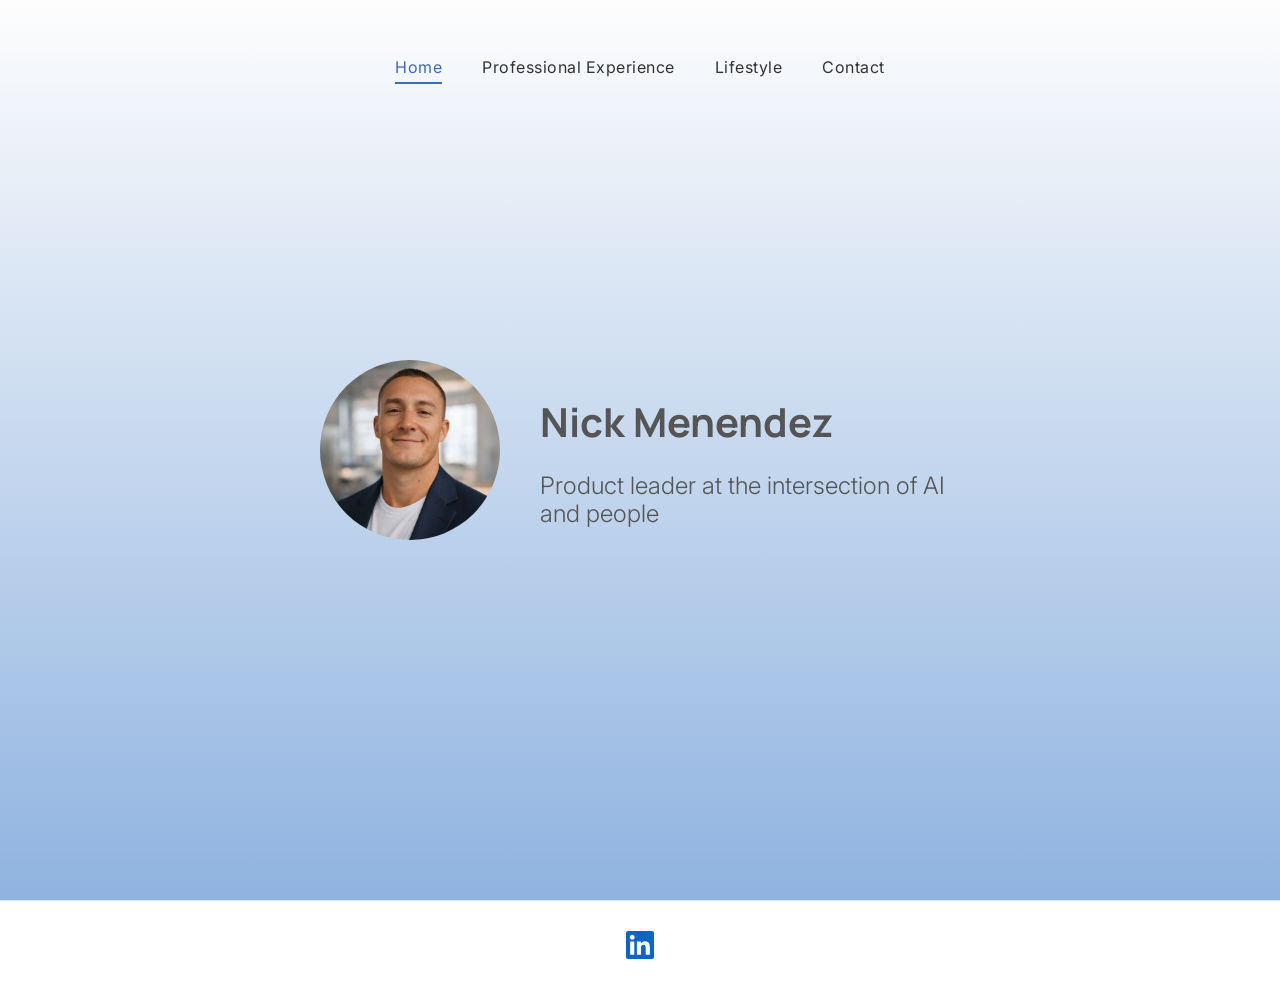
<file: index.html>
<!doctype html>
<html lang="en">
    <head>
        <meta charset="utf-8" />
        <meta name="viewport" content="width=device-width, initial-scale=1.0" />
        <meta
            name="description"
            content="This is Nick Menendez's personal website."
        />

        <meta property="og:type" content="website" />
        <meta property="og:title" content="Nick Menendez" />
        <meta
            property="og:description"
            content="Product leader at the intersection of AI and people."
        />
        <meta property="og:url" content="https://nickmenendez.com/" />
        <meta
            property="og:image"
            content="https://nickmenendez.com/resources/img/headshot.jpg"
        />
        <meta name="twitter:card" content="summary" />

        <link
            rel="icon"
            type="image/png"
            sizes="32x32"
            href="resources/img/favicon-32.png"
        />
        <link rel="apple-touch-icon" href="resources/img/apple-touch-icon.png" />

        <link
            rel="stylesheet"
            type="text/css"
            href="vendors/css/normalize.css"
        />
        <link rel="stylesheet" type="text/css" href="vendors/css/grid.css" />
        <link rel="stylesheet" type="text/css" href="resources/css/style.css" />
        <link rel="preconnect" href="https://fonts.gstatic.com" />
        <link
            href="https://fonts.googleapis.com/css2?family=Manrope:wght@500;700&family=Inter:wght@300;400&display=swap"
            rel="stylesheet"
        />

        <script src="resources/js/nav.js" defer></script>

        <title>Nick Menendez</title>
    </head>

    <body>
        <header>
            <nav>
                <div class="row">
                    <button
                        class="nav-toggle"
                        type="button"
                        aria-label="Menu"
                        aria-expanded="false"
                        aria-controls="main-nav"
                    >
                        <svg class="icon-menu" viewBox="0 0 24 24" width="22" height="22" fill="none" stroke="currentColor" stroke-width="2" stroke-linecap="round" aria-hidden="true"><line x1="4" y1="7" x2="20" y2="7" /><line x1="4" y1="12" x2="20" y2="12" /><line x1="4" y1="17" x2="20" y2="17" /></svg>
                        <svg class="icon-close" viewBox="0 0 24 24" width="22" height="22" fill="none" stroke="currentColor" stroke-width="2" stroke-linecap="round" aria-hidden="true"><line x1="6" y1="6" x2="18" y2="18" /><line x1="6" y1="18" x2="18" y2="6" /></svg>
                    </button>
                    <ul class="main-nav" id="main-nav">
                        <li><a class="active" href="index.html">Home</a></li>
                        <li>
                            <a href="professional-experience.html"
                                >Professional Experience</a
                            >
                        </li>
                        <li><a href="lifestyle.html">Lifestyle</a></li>
                        <li><a href="contact.html">Contact</a></li>
                    </ul>
                </div>
            </nav>

            <div class="main-content-home">
                <img
                    class="hero-photo"
                    src="resources/img/headshot.jpg"
                    alt="Nick Menendez"
                />
                <div class="hero-text">
                    <h1>Nick Menendez</h1>
                    <p class="subtitle">
                        Product leader at the intersection of AI and people
                    </p>
                </div>
            </div>
        </header>

        <footer class="site-footer">
            <ul class="footer-nav">
                <li>
                    <a
                        class="footer-linkedin"
                        href="https://www.linkedin.com/in/n-menendez/"
                        target="_blank"
                        rel="noopener"
                        aria-label="LinkedIn"
                    >
                        <svg viewBox="0 0 24 24" width="28" height="28" fill="currentColor" aria-hidden="true" focusable="false"><path d="M20.447 20.452h-3.554v-5.569c0-1.328-.027-3.037-1.852-3.037-1.853 0-2.136 1.445-2.136 2.939v5.667H9.351V9h3.414v1.561h.046c.477-.9 1.637-1.85 3.37-1.85 3.601 0 4.267 2.37 4.267 5.455v6.286zM5.337 7.433c-1.144 0-2.063-.926-2.063-2.065 0-1.138.92-2.063 2.063-2.063 1.14 0 2.064.925 2.064 2.063 0 1.139-.925 2.065-2.064 2.065zm1.782 13.019H3.555V9h3.564v11.452zM22.225 0H1.771C.792 0 0 .774 0 1.729v20.542C0 23.227.792 24 1.771 24h20.451C23.2 24 24 23.227 24 22.271V1.729C24 .774 23.2 0 22.222 0h.003z"/></svg>
                    </a>
                </li>
            </ul>
        </footer>
    </body>
</html>
</file>
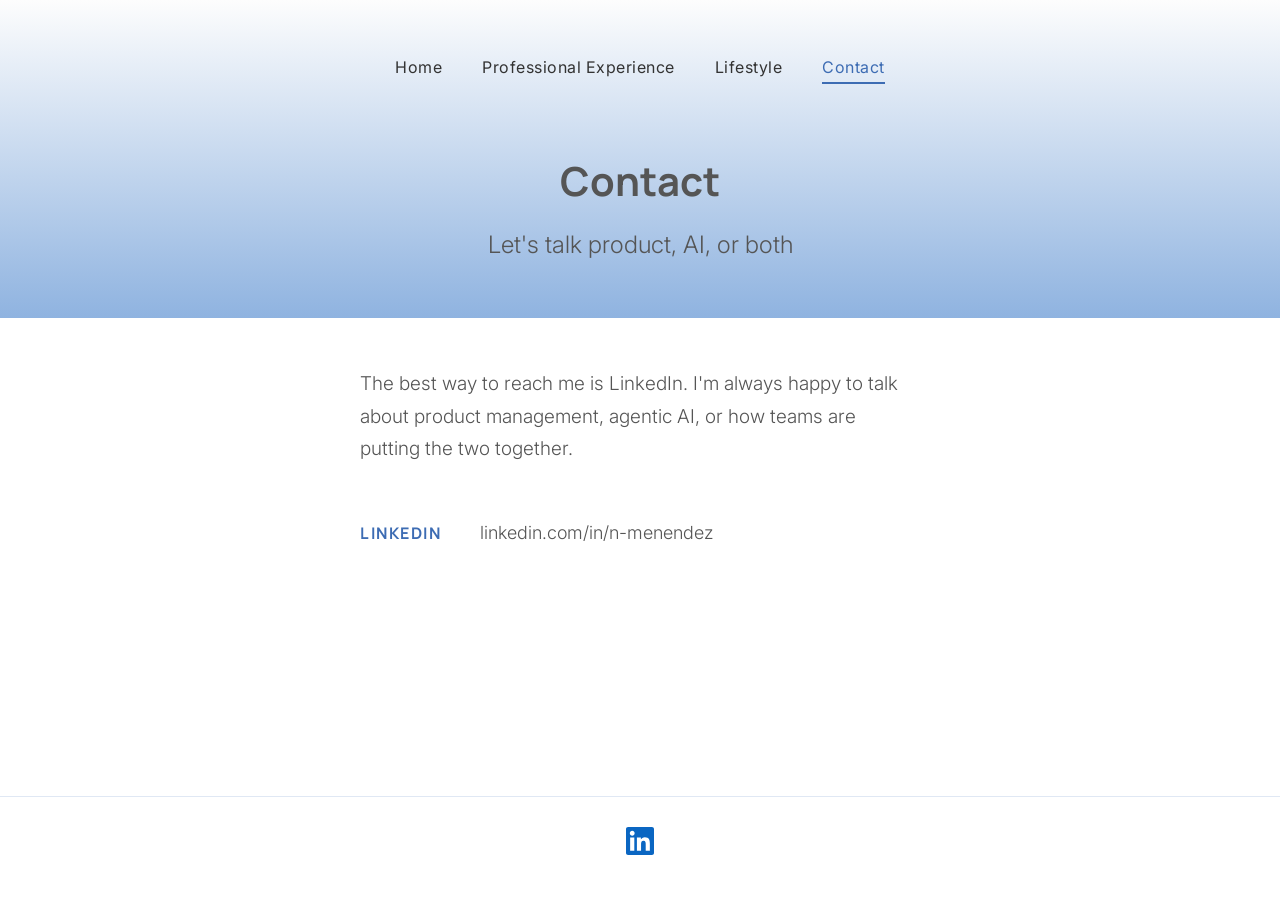
<file: contact.html>
<!doctype html>
<html lang="en">
    <head>
        <meta charset="utf-8" />
        <meta name="viewport" content="width=device-width, initial-scale=1.0" />
        <meta
            name="description"
            content="Get in touch with Nick Menendez."
        />

        <meta property="og:type" content="website" />
        <meta property="og:title" content="Contact — Nick Menendez" />
        <meta
            property="og:description"
            content="Get in touch with Nick Menendez."
        />
        <meta property="og:url" content="https://nickmenendez.com/contact.html" />
        <meta
            property="og:image"
            content="https://nickmenendez.com/resources/img/headshot.jpg"
        />
        <meta name="twitter:card" content="summary" />

        <link
            rel="icon"
            type="image/png"
            sizes="32x32"
            href="resources/img/favicon-32.png"
        />
        <link rel="apple-touch-icon" href="resources/img/apple-touch-icon.png" />

        <link
            rel="stylesheet"
            type="text/css"
            href="vendors/css/normalize.css"
        />
        <link rel="stylesheet" type="text/css" href="vendors/css/grid.css" />
        <link rel="stylesheet" type="text/css" href="resources/css/style.css" />
        <link rel="preconnect" href="https://fonts.gstatic.com" />
        <link
            href="https://fonts.googleapis.com/css2?family=Manrope:wght@500;700&family=Inter:wght@300;400&display=swap"
            rel="stylesheet"
        />

        <script src="resources/js/nav.js" defer></script>

        <title>Contact — Nick Menendez</title>
    </head>

    <body>
        <header class="page-header">
            <nav>
                <div class="row">
                    <button
                        class="nav-toggle"
                        type="button"
                        aria-label="Menu"
                        aria-expanded="false"
                        aria-controls="main-nav"
                    >
                        <svg class="icon-menu" viewBox="0 0 24 24" width="22" height="22" fill="none" stroke="currentColor" stroke-width="2" stroke-linecap="round" aria-hidden="true"><line x1="4" y1="7" x2="20" y2="7" /><line x1="4" y1="12" x2="20" y2="12" /><line x1="4" y1="17" x2="20" y2="17" /></svg>
                        <svg class="icon-close" viewBox="0 0 24 24" width="22" height="22" fill="none" stroke="currentColor" stroke-width="2" stroke-linecap="round" aria-hidden="true"><line x1="6" y1="6" x2="18" y2="18" /><line x1="6" y1="18" x2="18" y2="6" /></svg>
                    </button>
                    <ul class="main-nav" id="main-nav">
                        <li><a href="index.html">Home</a></li>
                        <li>
                            <a href="professional-experience.html"
                                >Professional Experience</a
                            >
                        </li>
                        <li><a href="lifestyle.html">Lifestyle</a></li>
                        <li><a class="active" href="contact.html">Contact</a></li>
                    </ul>
                </div>
            </nav>

            <div class="page-title">
                <h1>Contact</h1>
                <p class="subtitle">Let's talk product, AI, or both</p>
            </div>
        </header>

        <main>
            <section class="contact row">
                <p class="contact-intro">
                    The best way to reach me is LinkedIn. I'm always happy
                    to talk about product management, agentic AI, or how
                    teams are putting the two together.
                </p>

                <ul class="contact-links">
                    <li>
                        <a
                            href="https://www.linkedin.com/in/n-menendez/"
                            target="_blank"
                            rel="noopener"
                        >
                            <span class="contact-label">LinkedIn</span>
                            <span class="contact-value"
                                >linkedin.com/in/n-menendez</span
                            >
                        </a>
                    </li>
                </ul>
            </section>
        </main>

        <footer class="site-footer">
            <ul class="footer-nav">
                <li>
                    <a
                        class="footer-linkedin"
                        href="https://www.linkedin.com/in/n-menendez/"
                        target="_blank"
                        rel="noopener"
                        aria-label="LinkedIn"
                    >
                        <svg viewBox="0 0 24 24" width="28" height="28" fill="currentColor" aria-hidden="true" focusable="false"><path d="M20.447 20.452h-3.554v-5.569c0-1.328-.027-3.037-1.852-3.037-1.853 0-2.136 1.445-2.136 2.939v5.667H9.351V9h3.414v1.561h.046c.477-.9 1.637-1.85 3.37-1.85 3.601 0 4.267 2.37 4.267 5.455v6.286zM5.337 7.433c-1.144 0-2.063-.926-2.063-2.065 0-1.138.92-2.063 2.063-2.063 1.14 0 2.064.925 2.064 2.063 0 1.139-.925 2.065-2.064 2.065zm1.782 13.019H3.555V9h3.564v11.452zM22.225 0H1.771C.792 0 0 .774 0 1.729v20.542C0 23.227.792 24 1.771 24h20.451C23.2 24 24 23.227 24 22.271V1.729C24 .774 23.2 0 22.222 0h.003z"/></svg>
                    </a>
                </li>
            </ul>
        </footer>
    </body>
</html>
</file>
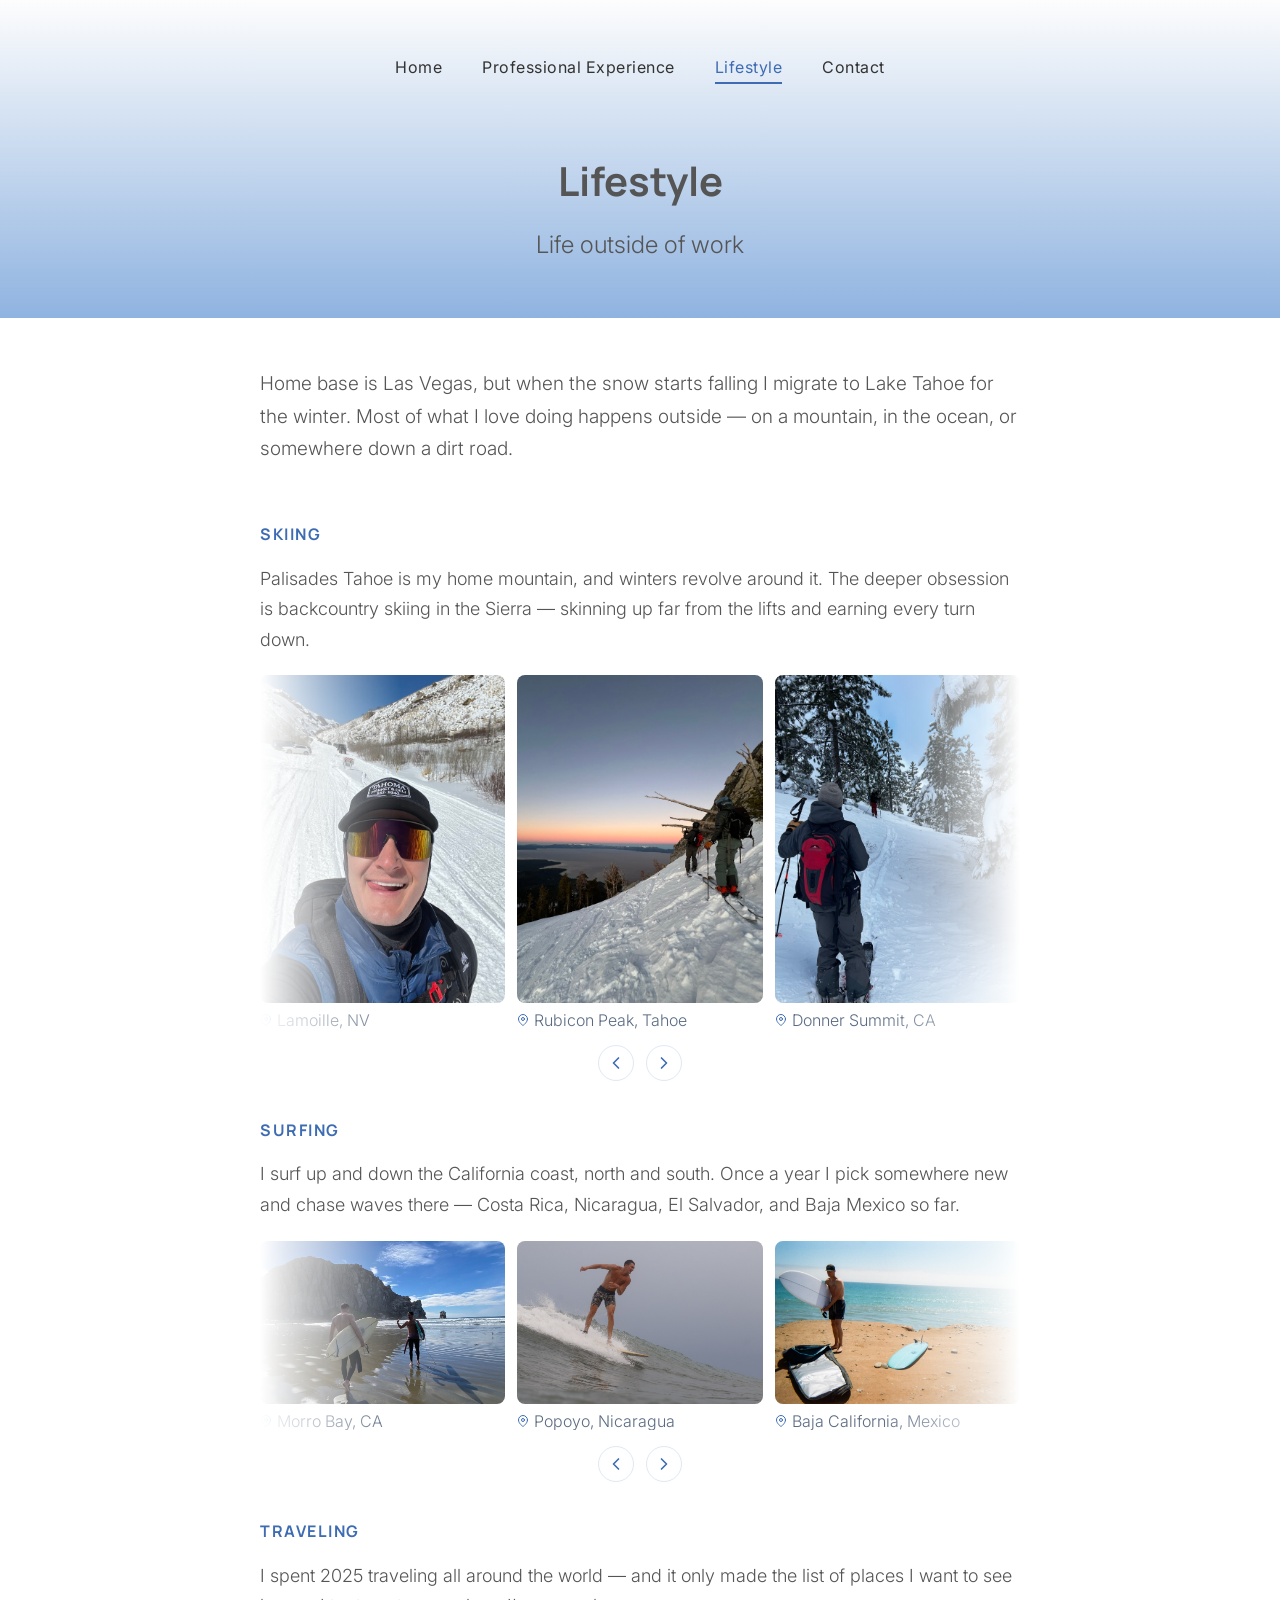
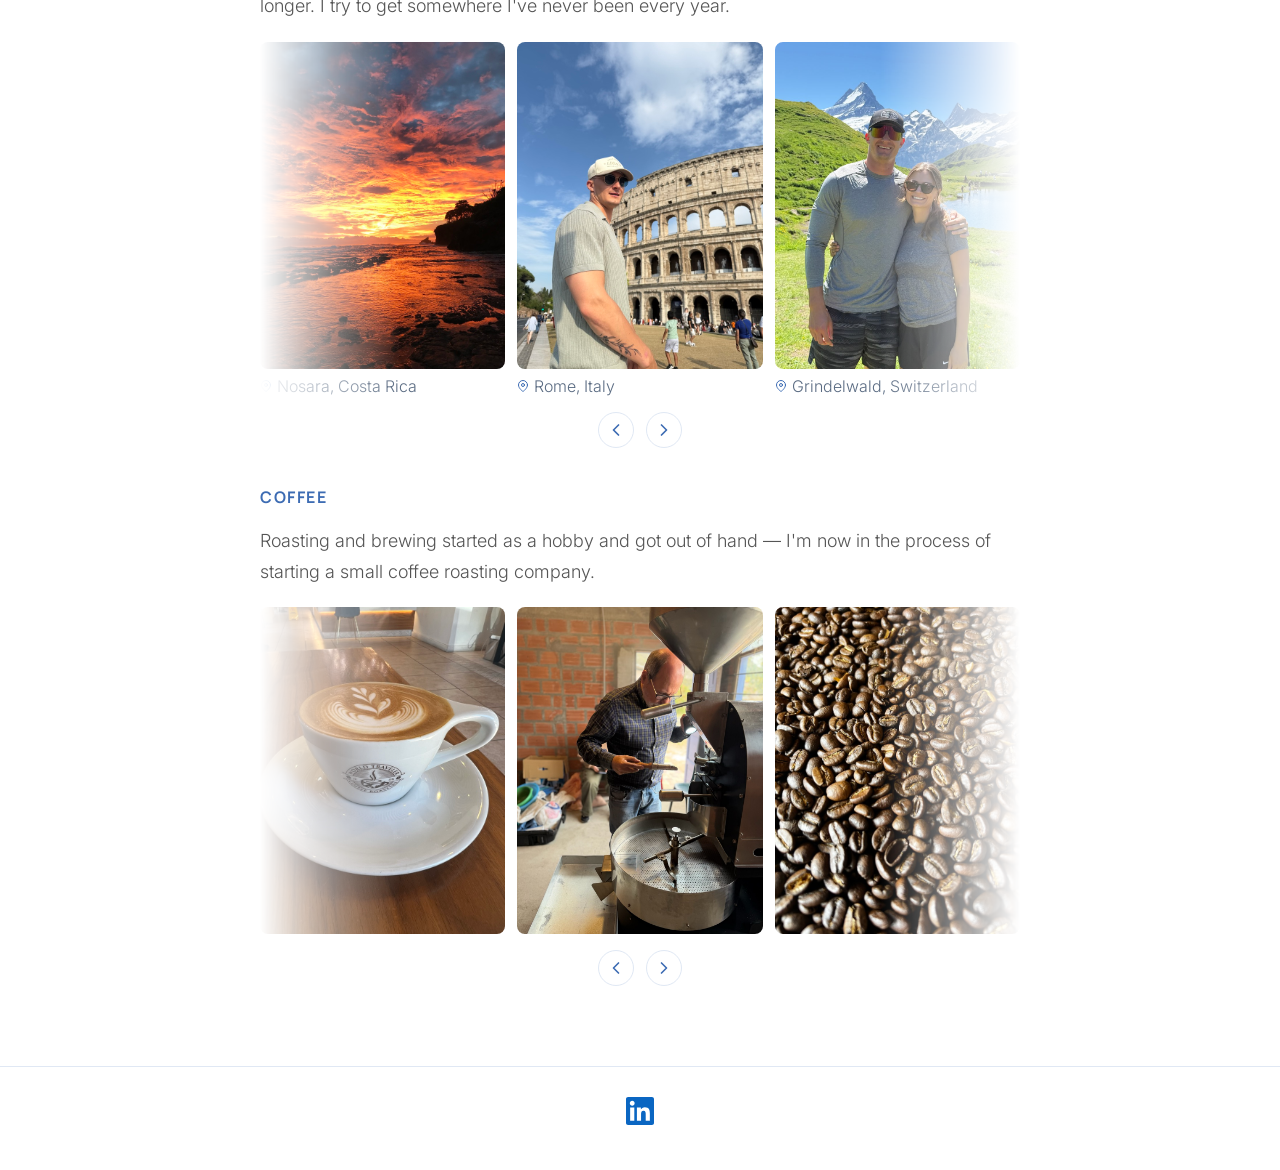
<file: lifestyle.html>
<!doctype html>
<html lang="en">
    <head>
        <meta charset="utf-8" />
        <meta name="viewport" content="width=device-width, initial-scale=1.0" />
        <meta
            name="description"
            content="Life outside of work for Nick Menendez."
        />

        <meta property="og:type" content="website" />
        <meta property="og:title" content="Lifestyle — Nick Menendez" />
        <meta
            property="og:description"
            content="Life outside of work for Nick Menendez."
        />
        <meta property="og:url" content="https://nickmenendez.com/lifestyle.html" />
        <meta
            property="og:image"
            content="https://nickmenendez.com/resources/img/headshot.jpg"
        />
        <meta name="twitter:card" content="summary" />

        <link
            rel="icon"
            type="image/png"
            sizes="32x32"
            href="resources/img/favicon-32.png"
        />
        <link rel="apple-touch-icon" href="resources/img/apple-touch-icon.png" />

        <link
            rel="stylesheet"
            type="text/css"
            href="vendors/css/normalize.css"
        />
        <link rel="stylesheet" type="text/css" href="vendors/css/grid.css" />
        <link rel="stylesheet" type="text/css" href="resources/css/style.css" />
        <link rel="preconnect" href="https://fonts.gstatic.com" />
        <link
            href="https://fonts.googleapis.com/css2?family=Manrope:wght@500;700&family=Inter:wght@300;400&display=swap"
            rel="stylesheet"
        />

        <script src="resources/js/nav.js" defer></script>
        <script src="resources/js/gallery.js" defer></script>

        <title>Lifestyle — Nick Menendez</title>
    </head>

    <body>
        <header class="page-header">
            <nav>
                <div class="row">
                    <button
                        class="nav-toggle"
                        type="button"
                        aria-label="Menu"
                        aria-expanded="false"
                        aria-controls="main-nav"
                    >
                        <svg class="icon-menu" viewBox="0 0 24 24" width="22" height="22" fill="none" stroke="currentColor" stroke-width="2" stroke-linecap="round" aria-hidden="true"><line x1="4" y1="7" x2="20" y2="7" /><line x1="4" y1="12" x2="20" y2="12" /><line x1="4" y1="17" x2="20" y2="17" /></svg>
                        <svg class="icon-close" viewBox="0 0 24 24" width="22" height="22" fill="none" stroke="currentColor" stroke-width="2" stroke-linecap="round" aria-hidden="true"><line x1="6" y1="6" x2="18" y2="18" /><line x1="6" y1="18" x2="18" y2="6" /></svg>
                    </button>
                    <ul class="main-nav" id="main-nav">
                        <li><a href="index.html">Home</a></li>
                        <li>
                            <a href="professional-experience.html"
                                >Professional Experience</a
                            >
                        </li>
                        <li><a class="active" href="lifestyle.html">Lifestyle</a></li>
                        <li><a href="contact.html">Contact</a></li>
                    </ul>
                </div>
            </nav>

            <div class="page-title">
                <h1>Lifestyle</h1>
                <p class="subtitle">Life outside of work</p>
            </div>
        </header>

        <main>
            <section class="intro row">
                <p>
                    Home base is Las Vegas, but when the snow starts
                    falling I migrate to Lake Tahoe for the winter. Most of
                    what I love doing happens outside — on a mountain, in
                    the ocean, or somewhere down a dirt road.
                </p>
            </section>

            <section class="interests row">
                <div class="interest">
                    <h2 class="section-heading">Skiing</h2>
                    <p>
                        Palisades Tahoe is my home mountain, and winters
                        revolve around it. The deeper obsession is
                        backcountry skiing in the Sierra — skinning up far
                        from the lifts and earning every turn down.
                    </p>
                    <div class="gallery gallery-portrait gallery-captioned">
                        <div
                            class="gallery-track"
                            role="region"
                            aria-label="Skiing photos"
                            tabindex="0"
                        >
                            <figure class="gallery-slide">
                                <div class="gallery-frame">
                                    <img
                                        src="resources/img/lifestyle/skiing-1.jpg"
                                        alt="Sunglasses selfie on a snowy road heading into Lamoille Canyon in the Ruby Mountains"
                                        loading="lazy"
                                    />
                                </div>
                                <figcaption class="gallery-caption">
                                    <svg class="gallery-pin" viewBox="0 0 24 24" width="12" height="12" fill="none" stroke="currentColor" stroke-width="2" stroke-linecap="round" stroke-linejoin="round" aria-hidden="true"><path d="M21 10c0 7-9 13-9 13s-9-6-9-13a9 9 0 0 1 18 0z" /><circle cx="12" cy="10" r="3" /></svg>
                                    Lamoille, NV
                                </figcaption>
                            </figure>
                            <figure class="gallery-slide">
                                <div class="gallery-frame">
                                    <img
                                        src="resources/img/lifestyle/skiing-2.jpg"
                                        alt="Two backcountry skiers traversing a snowy slope at dusk high above Lake Tahoe"
                                        loading="lazy"
                                    />
                                </div>
                                <figcaption class="gallery-caption">
                                    <svg class="gallery-pin" viewBox="0 0 24 24" width="12" height="12" fill="none" stroke="currentColor" stroke-width="2" stroke-linecap="round" stroke-linejoin="round" aria-hidden="true"><path d="M21 10c0 7-9 13-9 13s-9-6-9-13a9 9 0 0 1 18 0z" /><circle cx="12" cy="10" r="3" /></svg>
                                    Rubicon Peak, Tahoe
                                </figcaption>
                            </figure>
                            <figure class="gallery-slide">
                                <div class="gallery-frame">
                                    <img
                                        src="resources/img/lifestyle/skiing-3.jpg"
                                        alt="Skinning up a snow track through snow-laden Sierra pines, a skier ahead on the skin track"
                                        loading="lazy"
                                    />
                                </div>
                                <figcaption class="gallery-caption">
                                    <svg class="gallery-pin" viewBox="0 0 24 24" width="12" height="12" fill="none" stroke="currentColor" stroke-width="2" stroke-linecap="round" stroke-linejoin="round" aria-hidden="true"><path d="M21 10c0 7-9 13-9 13s-9-6-9-13a9 9 0 0 1 18 0z" /><circle cx="12" cy="10" r="3" /></svg>
                                    Donner Summit, CA
                                </figcaption>
                            </figure>
                            <figure class="gallery-slide">
                                <div class="gallery-frame">
                                    <img
                                        src="resources/img/lifestyle/skiing-4.jpg"
                                        alt="Standing on a snowy summit with Lake Tahoe and the surrounding peaks in the distance"
                                        loading="lazy"
                                    />
                                </div>
                                <figcaption class="gallery-caption">
                                    <svg class="gallery-pin" viewBox="0 0 24 24" width="12" height="12" fill="none" stroke="currentColor" stroke-width="2" stroke-linecap="round" stroke-linejoin="round" aria-hidden="true"><path d="M21 10c0 7-9 13-9 13s-9-6-9-13a9 9 0 0 1 18 0z" /><circle cx="12" cy="10" r="3" /></svg>
                                    Granite Peak, Tahoe
                                </figcaption>
                            </figure>
                            <figure class="gallery-slide">
                                <div class="gallery-frame">
                                    <img
                                        src="resources/img/lifestyle/skiing-5.jpg"
                                        alt="Looking up a steep rocky couloir filled with snow toward a sunlit peak"
                                        loading="lazy"
                                    />
                                </div>
                                <figcaption class="gallery-caption">
                                    <svg class="gallery-pin" viewBox="0 0 24 24" width="12" height="12" fill="none" stroke="currentColor" stroke-width="2" stroke-linecap="round" stroke-linejoin="round" aria-hidden="true"><path d="M21 10c0 7-9 13-9 13s-9-6-9-13a9 9 0 0 1 18 0z" /><circle cx="12" cy="10" r="3" /></svg>
                                    Terminal Cancer Couloir, NV
                                </figcaption>
                            </figure>
                            <figure class="gallery-slide">
                                <div class="gallery-frame">
                                    <img
                                        src="resources/img/lifestyle/skiing-6.jpg"
                                        alt="Two skiers high-fiving in the snow below a spring slalom race course"
                                        loading="lazy"
                                    />
                                </div>
                                <figcaption class="gallery-caption">
                                    <svg class="gallery-pin" viewBox="0 0 24 24" width="12" height="12" fill="none" stroke="currentColor" stroke-width="2" stroke-linecap="round" stroke-linejoin="round" aria-hidden="true"><path d="M21 10c0 7-9 13-9 13s-9-6-9-13a9 9 0 0 1 18 0z" /><circle cx="12" cy="10" r="3" /></svg>
                                    Palisades, Tahoe
                                </figcaption>
                            </figure>
                            <figure class="gallery-slide">
                                <div class="gallery-frame">
                                    <img
                                        src="resources/img/lifestyle/skiing-7.jpg"
                                        alt="Skinning up a track with Lake Tahoe far below under a deep blue sky"
                                        loading="lazy"
                                    />
                                </div>
                                <figcaption class="gallery-caption">
                                    <svg class="gallery-pin" viewBox="0 0 24 24" width="12" height="12" fill="none" stroke="currentColor" stroke-width="2" stroke-linecap="round" stroke-linejoin="round" aria-hidden="true"><path d="M21 10c0 7-9 13-9 13s-9-6-9-13a9 9 0 0 1 18 0z" /><circle cx="12" cy="10" r="3" /></svg>
                                    Jake's Peak, Tahoe
                                </figcaption>
                            </figure>
                            <figure class="gallery-slide">
                                <div class="gallery-frame">
                                    <img
                                        src="resources/img/lifestyle/skiing-8.jpg"
                                        alt="Group of skiers posing with a mountain mascot on a sunny groomed run"
                                        loading="lazy"
                                    />
                                </div>
                                <figcaption class="gallery-caption">
                                    <svg class="gallery-pin" viewBox="0 0 24 24" width="12" height="12" fill="none" stroke="currentColor" stroke-width="2" stroke-linecap="round" stroke-linejoin="round" aria-hidden="true"><path d="M21 10c0 7-9 13-9 13s-9-6-9-13a9 9 0 0 1 18 0z" /><circle cx="12" cy="10" r="3" /></svg>
                                    Mammoth Mountain, CA
                                </figcaption>
                            </figure>
                            <figure class="gallery-slide">
                                <div class="gallery-frame">
                                    <img
                                        src="resources/img/lifestyle/skiing-9.jpg"
                                        alt="Three skiers at a resort summit beside a boundary sign, Lake Tahoe behind"
                                        loading="lazy"
                                    />
                                </div>
                                <figcaption class="gallery-caption">
                                    <svg class="gallery-pin" viewBox="0 0 24 24" width="12" height="12" fill="none" stroke="currentColor" stroke-width="2" stroke-linecap="round" stroke-linejoin="round" aria-hidden="true"><path d="M21 10c0 7-9 13-9 13s-9-6-9-13a9 9 0 0 1 18 0z" /><circle cx="12" cy="10" r="3" /></svg>
                                    Palisades, Tahoe
                                </figcaption>
                            </figure>
                        </div>
                        <div class="gallery-nav">
                            <button
                                class="gallery-arrow gallery-prev"
                                type="button"
                                aria-label="Previous skiing photo"
                            >
                                <svg viewBox="0 0 24 24" width="20" height="20" fill="none" stroke="currentColor" stroke-width="2" stroke-linecap="round" stroke-linejoin="round" aria-hidden="true"><polyline points="15 18 9 12 15 6" /></svg>
                            </button>
                            <button
                                class="gallery-arrow gallery-next"
                                type="button"
                                aria-label="Next skiing photo"
                            >
                                <svg viewBox="0 0 24 24" width="20" height="20" fill="none" stroke="currentColor" stroke-width="2" stroke-linecap="round" stroke-linejoin="round" aria-hidden="true"><polyline points="9 18 15 12 9 6" /></svg>
                            </button>
                        </div>
                    </div>
                </div>

                <div class="interest">
                    <h2 class="section-heading">Surfing</h2>
                    <p>
                        I surf up and down the California coast, north and
                        south. Once a year I pick somewhere new and chase
                        waves there — Costa Rica, Nicaragua, El Salvador,
                        and Baja Mexico so far.
                    </p>
                    <div class="gallery gallery-captioned">
                        <div
                            class="gallery-track"
                            role="region"
                            aria-label="Surfing photos"
                            tabindex="0"
                        >
                            <figure class="gallery-slide">
                                <div class="gallery-frame">
                                    <img
                                        src="resources/img/lifestyle/surfing-1.jpg"
                                        alt="Two surfers carrying boards toward the water beneath Morro Rock on the California coast"
                                        loading="lazy"
                                    />
                                </div>
                                <figcaption class="gallery-caption">
                                    <svg class="gallery-pin" viewBox="0 0 24 24" width="12" height="12" fill="none" stroke="currentColor" stroke-width="2" stroke-linecap="round" stroke-linejoin="round" aria-hidden="true"><path d="M21 10c0 7-9 13-9 13s-9-6-9-13a9 9 0 0 1 18 0z" /><circle cx="12" cy="10" r="3" /></svg>
                                    Morro Bay, CA
                                </figcaption>
                            </figure>
                            <figure class="gallery-slide">
                                <div class="gallery-frame">
                                    <img
                                        src="resources/img/lifestyle/surfing-2.jpg"
                                        alt="Cross-stepping toward the nose of a longboard down the face of a wave"
                                        loading="lazy"
                                    />
                                </div>
                                <figcaption class="gallery-caption">
                                    <svg class="gallery-pin" viewBox="0 0 24 24" width="12" height="12" fill="none" stroke="currentColor" stroke-width="2" stroke-linecap="round" stroke-linejoin="round" aria-hidden="true"><path d="M21 10c0 7-9 13-9 13s-9-6-9-13a9 9 0 0 1 18 0z" /><circle cx="12" cy="10" r="3" /></svg>
                                    Popoyo, Nicaragua
                                </figcaption>
                            </figure>
                            <figure class="gallery-slide">
                                <div class="gallery-frame">
                                    <img
                                        src="resources/img/lifestyle/surfing-3.jpg"
                                        alt="Standing on a red-dirt bluff in Baja with a surfboard, the Pacific behind"
                                        loading="lazy"
                                    />
                                </div>
                                <figcaption class="gallery-caption">
                                    <svg class="gallery-pin" viewBox="0 0 24 24" width="12" height="12" fill="none" stroke="currentColor" stroke-width="2" stroke-linecap="round" stroke-linejoin="round" aria-hidden="true"><path d="M21 10c0 7-9 13-9 13s-9-6-9-13a9 9 0 0 1 18 0z" /><circle cx="12" cy="10" r="3" /></svg>
                                    Baja California, Mexico
                                </figcaption>
                            </figure>
                            <figure class="gallery-slide">
                                <div class="gallery-frame">
                                    <img
                                        src="resources/img/lifestyle/surfing-4.jpg"
                                        alt="Sitting on a longboard in a foggy lineup, grinning between sets"
                                        loading="lazy"
                                    />
                                </div>
                                <figcaption class="gallery-caption">
                                    <svg class="gallery-pin" viewBox="0 0 24 24" width="12" height="12" fill="none" stroke="currentColor" stroke-width="2" stroke-linecap="round" stroke-linejoin="round" aria-hidden="true"><path d="M21 10c0 7-9 13-9 13s-9-6-9-13a9 9 0 0 1 18 0z" /><circle cx="12" cy="10" r="3" /></svg>
                                    San Onofre, CA
                                </figcaption>
                            </figure>
                            <figure class="gallery-slide">
                                <div class="gallery-frame">
                                    <img
                                        src="resources/img/lifestyle/surfing-5.jpg"
                                        alt="Two surfers walking down a fog-shrouded beach with boards under their arms"
                                        loading="lazy"
                                    />
                                </div>
                                <figcaption class="gallery-caption">
                                    <svg class="gallery-pin" viewBox="0 0 24 24" width="12" height="12" fill="none" stroke="currentColor" stroke-width="2" stroke-linecap="round" stroke-linejoin="round" aria-hidden="true"><path d="M21 10c0 7-9 13-9 13s-9-6-9-13a9 9 0 0 1 18 0z" /><circle cx="12" cy="10" r="3" /></svg>
                                    Central Coast, CA
                                </figcaption>
                            </figure>
                        </div>
                        <div class="gallery-nav">
                            <button
                                class="gallery-arrow gallery-prev"
                                type="button"
                                aria-label="Previous surfing photo"
                            >
                                <svg viewBox="0 0 24 24" width="20" height="20" fill="none" stroke="currentColor" stroke-width="2" stroke-linecap="round" stroke-linejoin="round" aria-hidden="true"><polyline points="15 18 9 12 15 6" /></svg>
                            </button>
                            <button
                                class="gallery-arrow gallery-next"
                                type="button"
                                aria-label="Next surfing photo"
                            >
                                <svg viewBox="0 0 24 24" width="20" height="20" fill="none" stroke="currentColor" stroke-width="2" stroke-linecap="round" stroke-linejoin="round" aria-hidden="true"><polyline points="9 18 15 12 9 6" /></svg>
                            </button>
                        </div>
                    </div>
                </div>

                <div class="interest">
                    <h2 class="section-heading">Traveling</h2>
                    <p>
                        I spent 2025 traveling all around the world — and
                        it only made the list of places I want to see
                        longer. I try to get somewhere I've never been
                        every year.
                    </p>
                    <div class="gallery gallery-portrait gallery-captioned">
                        <div
                            class="gallery-track"
                            role="region"
                            aria-label="Traveling photos"
                            tabindex="0"
                        >
                            <figure class="gallery-slide">
                                <div class="gallery-frame">
                                    <img
                                        src="resources/img/lifestyle/traveling-1.jpg"
                                        alt="Fiery sunset over the rocky Pacific coastline at Nosara"
                                        loading="lazy"
                                    />
                                </div>
                                <figcaption class="gallery-caption">
                                    <svg class="gallery-pin" viewBox="0 0 24 24" width="12" height="12" fill="none" stroke="currentColor" stroke-width="2" stroke-linecap="round" stroke-linejoin="round" aria-hidden="true"><path d="M21 10c0 7-9 13-9 13s-9-6-9-13a9 9 0 0 1 18 0z" /><circle cx="12" cy="10" r="3" /></svg>
                                    Nosara, Costa Rica
                                </figcaption>
                            </figure>
                            <figure class="gallery-slide">
                                <div class="gallery-frame">
                                    <img
                                        src="resources/img/lifestyle/traveling-2.jpg"
                                        alt="Standing in front of the Colosseum in Rome"
                                        loading="lazy"
                                    />
                                </div>
                                <figcaption class="gallery-caption">
                                    <svg class="gallery-pin" viewBox="0 0 24 24" width="12" height="12" fill="none" stroke="currentColor" stroke-width="2" stroke-linecap="round" stroke-linejoin="round" aria-hidden="true"><path d="M21 10c0 7-9 13-9 13s-9-6-9-13a9 9 0 0 1 18 0z" /><circle cx="12" cy="10" r="3" /></svg>
                                    Rome, Italy
                                </figcaption>
                            </figure>
                            <figure class="gallery-slide">
                                <div class="gallery-frame">
                                    <img
                                        src="resources/img/lifestyle/traveling-3.jpg"
                                        alt="In front of an alpine lake below snow-capped peaks near Grindelwald"
                                        loading="lazy"
                                    />
                                </div>
                                <figcaption class="gallery-caption">
                                    <svg class="gallery-pin" viewBox="0 0 24 24" width="12" height="12" fill="none" stroke="currentColor" stroke-width="2" stroke-linecap="round" stroke-linejoin="round" aria-hidden="true"><path d="M21 10c0 7-9 13-9 13s-9-6-9-13a9 9 0 0 1 18 0z" /><circle cx="12" cy="10" r="3" /></svg>
                                    Grindelwald, Switzerland
                                </figcaption>
                            </figure>
                            <figure class="gallery-slide">
                                <div class="gallery-frame">
                                    <img
                                        src="resources/img/lifestyle/traveling-4.jpg"
                                        alt="Pointing at the Great Pyramids of Giza"
                                        loading="lazy"
                                    />
                                </div>
                                <figcaption class="gallery-caption">
                                    <svg class="gallery-pin" viewBox="0 0 24 24" width="12" height="12" fill="none" stroke="currentColor" stroke-width="2" stroke-linecap="round" stroke-linejoin="round" aria-hidden="true"><path d="M21 10c0 7-9 13-9 13s-9-6-9-13a9 9 0 0 1 18 0z" /><circle cx="12" cy="10" r="3" /></svg>
                                    Giza, Egypt
                                </figcaption>
                            </figure>
                            <figure class="gallery-slide">
                                <div class="gallery-frame">
                                    <img
                                        src="resources/img/lifestyle/traveling-5.jpg"
                                        alt="Holding umbrellas in front of Osaka Castle in the rain"
                                        loading="lazy"
                                    />
                                </div>
                                <figcaption class="gallery-caption">
                                    <svg class="gallery-pin" viewBox="0 0 24 24" width="12" height="12" fill="none" stroke="currentColor" stroke-width="2" stroke-linecap="round" stroke-linejoin="round" aria-hidden="true"><path d="M21 10c0 7-9 13-9 13s-9-6-9-13a9 9 0 0 1 18 0z" /><circle cx="12" cy="10" r="3" /></svg>
                                    Osaka, Japan
                                </figcaption>
                            </figure>
                            <figure class="gallery-slide">
                                <div class="gallery-frame">
                                    <img
                                        class="gallery-focus-left"
                                        src="resources/img/lifestyle/traveling-6.jpg"
                                        alt="Four friends on horseback on the beach at Popoyo"
                                        loading="lazy"
                                    />
                                </div>
                                <figcaption class="gallery-caption">
                                    <svg class="gallery-pin" viewBox="0 0 24 24" width="12" height="12" fill="none" stroke="currentColor" stroke-width="2" stroke-linecap="round" stroke-linejoin="round" aria-hidden="true"><path d="M21 10c0 7-9 13-9 13s-9-6-9-13a9 9 0 0 1 18 0z" /><circle cx="12" cy="10" r="3" /></svg>
                                    Popoyo, Nicaragua
                                </figcaption>
                            </figure>
                            <figure class="gallery-slide">
                                <div class="gallery-frame">
                                    <img
                                        src="resources/img/lifestyle/traveling-7.jpg"
                                        alt="The Eiffel Tower lit up gold at night in Paris"
                                        loading="lazy"
                                    />
                                </div>
                                <figcaption class="gallery-caption">
                                    <svg class="gallery-pin" viewBox="0 0 24 24" width="12" height="12" fill="none" stroke="currentColor" stroke-width="2" stroke-linecap="round" stroke-linejoin="round" aria-hidden="true"><path d="M21 10c0 7-9 13-9 13s-9-6-9-13a9 9 0 0 1 18 0z" /><circle cx="12" cy="10" r="3" /></svg>
                                    Paris, France
                                </figcaption>
                            </figure>
                            <figure class="gallery-slide">
                                <div class="gallery-frame">
                                    <img
                                        src="resources/img/lifestyle/traveling-8.jpg"
                                        alt="Group of five in the courtyard of the Blue Mosque in Istanbul"
                                        loading="lazy"
                                    />
                                </div>
                                <figcaption class="gallery-caption">
                                    <svg class="gallery-pin" viewBox="0 0 24 24" width="12" height="12" fill="none" stroke="currentColor" stroke-width="2" stroke-linecap="round" stroke-linejoin="round" aria-hidden="true"><path d="M21 10c0 7-9 13-9 13s-9-6-9-13a9 9 0 0 1 18 0z" /><circle cx="12" cy="10" r="3" /></svg>
                                    Istanbul, Turkey
                                </figcaption>
                            </figure>
                            <figure class="gallery-slide">
                                <div class="gallery-frame">
                                    <img
                                        src="resources/img/lifestyle/traveling-9.jpg"
                                        alt="Selfie with an alpaca on the shore of Lake Titicaca"
                                        loading="lazy"
                                    />
                                </div>
                                <figcaption class="gallery-caption">
                                    <svg class="gallery-pin" viewBox="0 0 24 24" width="12" height="12" fill="none" stroke="currentColor" stroke-width="2" stroke-linecap="round" stroke-linejoin="round" aria-hidden="true"><path d="M21 10c0 7-9 13-9 13s-9-6-9-13a9 9 0 0 1 18 0z" /><circle cx="12" cy="10" r="3" /></svg>
                                    Lake Titicaca, Bolivia
                                </figcaption>
                            </figure>
                            <figure class="gallery-slide">
                                <div class="gallery-frame">
                                    <img
                                        src="resources/img/lifestyle/traveling-10.jpg"
                                        alt="At the Monument to the Discoveries in Lisbon"
                                        loading="lazy"
                                    />
                                </div>
                                <figcaption class="gallery-caption">
                                    <svg class="gallery-pin" viewBox="0 0 24 24" width="12" height="12" fill="none" stroke="currentColor" stroke-width="2" stroke-linecap="round" stroke-linejoin="round" aria-hidden="true"><path d="M21 10c0 7-9 13-9 13s-9-6-9-13a9 9 0 0 1 18 0z" /><circle cx="12" cy="10" r="3" /></svg>
                                    Lisbon, Portugal
                                </figcaption>
                            </figure>
                            <figure class="gallery-slide">
                                <div class="gallery-frame">
                                    <img
                                        src="resources/img/lifestyle/traveling-11.jpg"
                                        alt="Three friends in front of Mysore Palace in India"
                                        loading="lazy"
                                    />
                                </div>
                                <figcaption class="gallery-caption">
                                    <svg class="gallery-pin" viewBox="0 0 24 24" width="12" height="12" fill="none" stroke="currentColor" stroke-width="2" stroke-linecap="round" stroke-linejoin="round" aria-hidden="true"><path d="M21 10c0 7-9 13-9 13s-9-6-9-13a9 9 0 0 1 18 0z" /><circle cx="12" cy="10" r="3" /></svg>
                                    Mysore, India
                                </figcaption>
                            </figure>
                            <figure class="gallery-slide">
                                <div class="gallery-frame">
                                    <img
                                        src="resources/img/lifestyle/traveling-12.jpg"
                                        alt="Group selfie in front of the Marble Church in Copenhagen"
                                        loading="lazy"
                                    />
                                </div>
                                <figcaption class="gallery-caption">
                                    <svg class="gallery-pin" viewBox="0 0 24 24" width="12" height="12" fill="none" stroke="currentColor" stroke-width="2" stroke-linecap="round" stroke-linejoin="round" aria-hidden="true"><path d="M21 10c0 7-9 13-9 13s-9-6-9-13a9 9 0 0 1 18 0z" /><circle cx="12" cy="10" r="3" /></svg>
                                    Copenhagen, Denmark
                                </figcaption>
                            </figure>
                            <figure class="gallery-slide">
                                <div class="gallery-frame">
                                    <img
                                        src="resources/img/lifestyle/traveling-13.jpg"
                                        alt="On Plaza Bolívar before the cathedral in Bogotá"
                                        loading="lazy"
                                    />
                                </div>
                                <figcaption class="gallery-caption">
                                    <svg class="gallery-pin" viewBox="0 0 24 24" width="12" height="12" fill="none" stroke="currentColor" stroke-width="2" stroke-linecap="round" stroke-linejoin="round" aria-hidden="true"><path d="M21 10c0 7-9 13-9 13s-9-6-9-13a9 9 0 0 1 18 0z" /><circle cx="12" cy="10" r="3" /></svg>
                                    Bogotá, Colombia
                                </figcaption>
                            </figure>
                            <figure class="gallery-slide">
                                <div class="gallery-frame">
                                    <img
                                        src="resources/img/lifestyle/traveling-14.jpg"
                                        alt="In front of a colorful El Tunco surf mural in El Salvador"
                                        loading="lazy"
                                    />
                                </div>
                                <figcaption class="gallery-caption">
                                    <svg class="gallery-pin" viewBox="0 0 24 24" width="12" height="12" fill="none" stroke="currentColor" stroke-width="2" stroke-linecap="round" stroke-linejoin="round" aria-hidden="true"><path d="M21 10c0 7-9 13-9 13s-9-6-9-13a9 9 0 0 1 18 0z" /><circle cx="12" cy="10" r="3" /></svg>
                                    El Tunco, El Salvador
                                </figcaption>
                            </figure>
                            <figure class="gallery-slide">
                                <div class="gallery-frame">
                                    <img
                                        src="resources/img/lifestyle/traveling-15.jpg"
                                        alt="A couple at the Spanish Steps and Barcaccia fountain in Rome at dusk"
                                        loading="lazy"
                                    />
                                </div>
                                <figcaption class="gallery-caption">
                                    <svg class="gallery-pin" viewBox="0 0 24 24" width="12" height="12" fill="none" stroke="currentColor" stroke-width="2" stroke-linecap="round" stroke-linejoin="round" aria-hidden="true"><path d="M21 10c0 7-9 13-9 13s-9-6-9-13a9 9 0 0 1 18 0z" /><circle cx="12" cy="10" r="3" /></svg>
                                    Rome, Italy
                                </figcaption>
                            </figure>
                            <figure class="gallery-slide">
                                <div class="gallery-frame">
                                    <img
                                        class="gallery-focus-left"
                                        src="resources/img/lifestyle/traveling-16.jpg"
                                        alt="In Día de los Muertos face paint at a festival in Mexico City"
                                        loading="lazy"
                                    />
                                </div>
                                <figcaption class="gallery-caption">
                                    <svg class="gallery-pin" viewBox="0 0 24 24" width="12" height="12" fill="none" stroke="currentColor" stroke-width="2" stroke-linecap="round" stroke-linejoin="round" aria-hidden="true"><path d="M21 10c0 7-9 13-9 13s-9-6-9-13a9 9 0 0 1 18 0z" /><circle cx="12" cy="10" r="3" /></svg>
                                    Mexico City, Mexico
                                </figcaption>
                            </figure>
                        </div>
                        <div class="gallery-nav">
                            <button
                                class="gallery-arrow gallery-prev"
                                type="button"
                                aria-label="Previous traveling photo"
                            >
                                <svg viewBox="0 0 24 24" width="20" height="20" fill="none" stroke="currentColor" stroke-width="2" stroke-linecap="round" stroke-linejoin="round" aria-hidden="true"><polyline points="15 18 9 12 15 6" /></svg>
                            </button>
                            <button
                                class="gallery-arrow gallery-next"
                                type="button"
                                aria-label="Next traveling photo"
                            >
                                <svg viewBox="0 0 24 24" width="20" height="20" fill="none" stroke="currentColor" stroke-width="2" stroke-linecap="round" stroke-linejoin="round" aria-hidden="true"><polyline points="9 18 15 12 9 6" /></svg>
                            </button>
                        </div>
                    </div>
                </div>

                <div class="interest">
                    <h2 class="section-heading">Coffee</h2>
                    <p>
                        Roasting and brewing started as a hobby and got out
                        of hand — I'm now in the process of starting a
                        small coffee roasting company.
                    </p>
                    <div class="gallery gallery-portrait">
                        <div
                            class="gallery-track"
                            role="region"
                            aria-label="Coffee photos"
                            tabindex="0"
                        >
                            <figure class="gallery-slide">
                                <img
                                    src="resources/img/lifestyle/coffee-1.jpg"
                                    alt="Latte with leaf art in a World Traveler Coffee Roasters cup"
                                    loading="lazy"
                                />
                            </figure>
                            <figure class="gallery-slide">
                                <img
                                    src="resources/img/lifestyle/coffee-2.jpg"
                                    alt="Checking the drum roaster mid-roast in a brick-walled roastery"
                                    loading="lazy"
                                />
                            </figure>
                            <figure class="gallery-slide">
                                <img
                                    src="resources/img/lifestyle/coffee-3.jpg"
                                    alt="Close-up of freshly roasted coffee beans"
                                    loading="lazy"
                                />
                            </figure>
                            <figure class="gallery-slide">
                                <img
                                    src="resources/img/lifestyle/coffee-4.jpg"
                                    alt="Latte with latte art on a wooden table beside a pool"
                                    loading="lazy"
                                />
                            </figure>
                            <figure class="gallery-slide">
                                <img
                                    src="resources/img/lifestyle/coffee-5.jpg"
                                    alt="Holding a paper cup of latte on a sunny city street"
                                    loading="lazy"
                                />
                            </figure>
                            <figure class="gallery-slide">
                                <img
                                    src="resources/img/lifestyle/coffee-6.jpg"
                                    alt="Latte in a black clay cup with cookies, tropical greenery behind"
                                    loading="lazy"
                                />
                            </figure>
                            <figure class="gallery-slide">
                                <img
                                    src="resources/img/lifestyle/coffee-7.jpg"
                                    alt="Black coffee in a world-map cup at a cafe"
                                    loading="lazy"
                                />
                            </figure>
                            <figure class="gallery-slide">
                                <img
                                    src="resources/img/lifestyle/coffee-8.jpg"
                                    alt="Espresso and a pastry on a granite counter"
                                    loading="lazy"
                                />
                            </figure>
                        </div>
                        <div class="gallery-nav">
                            <button
                                class="gallery-arrow gallery-prev"
                                type="button"
                                aria-label="Previous coffee photo"
                            >
                                <svg viewBox="0 0 24 24" width="20" height="20" fill="none" stroke="currentColor" stroke-width="2" stroke-linecap="round" stroke-linejoin="round" aria-hidden="true"><polyline points="15 18 9 12 15 6" /></svg>
                            </button>
                            <button
                                class="gallery-arrow gallery-next"
                                type="button"
                                aria-label="Next coffee photo"
                            >
                                <svg viewBox="0 0 24 24" width="20" height="20" fill="none" stroke="currentColor" stroke-width="2" stroke-linecap="round" stroke-linejoin="round" aria-hidden="true"><polyline points="9 18 15 12 9 6" /></svg>
                            </button>
                        </div>
                    </div>
                </div>
            </section>
        </main>

        <footer class="site-footer">
            <ul class="footer-nav">
                <li>
                    <a
                        class="footer-linkedin"
                        href="https://www.linkedin.com/in/n-menendez/"
                        target="_blank"
                        rel="noopener"
                        aria-label="LinkedIn"
                    >
                        <svg viewBox="0 0 24 24" width="28" height="28" fill="currentColor" aria-hidden="true" focusable="false"><path d="M20.447 20.452h-3.554v-5.569c0-1.328-.027-3.037-1.852-3.037-1.853 0-2.136 1.445-2.136 2.939v5.667H9.351V9h3.414v1.561h.046c.477-.9 1.637-1.85 3.37-1.85 3.601 0 4.267 2.37 4.267 5.455v6.286zM5.337 7.433c-1.144 0-2.063-.926-2.063-2.065 0-1.138.92-2.063 2.063-2.063 1.14 0 2.064.925 2.064 2.063 0 1.139-.925 2.065-2.064 2.065zm1.782 13.019H3.555V9h3.564v11.452zM22.225 0H1.771C.792 0 0 .774 0 1.729v20.542C0 23.227.792 24 1.771 24h20.451C23.2 24 24 23.227 24 22.271V1.729C24 .774 23.2 0 22.222 0h.003z"/></svg>
                    </a>
                </li>
            </ul>
        </footer>
    </body>
</html>
</file>
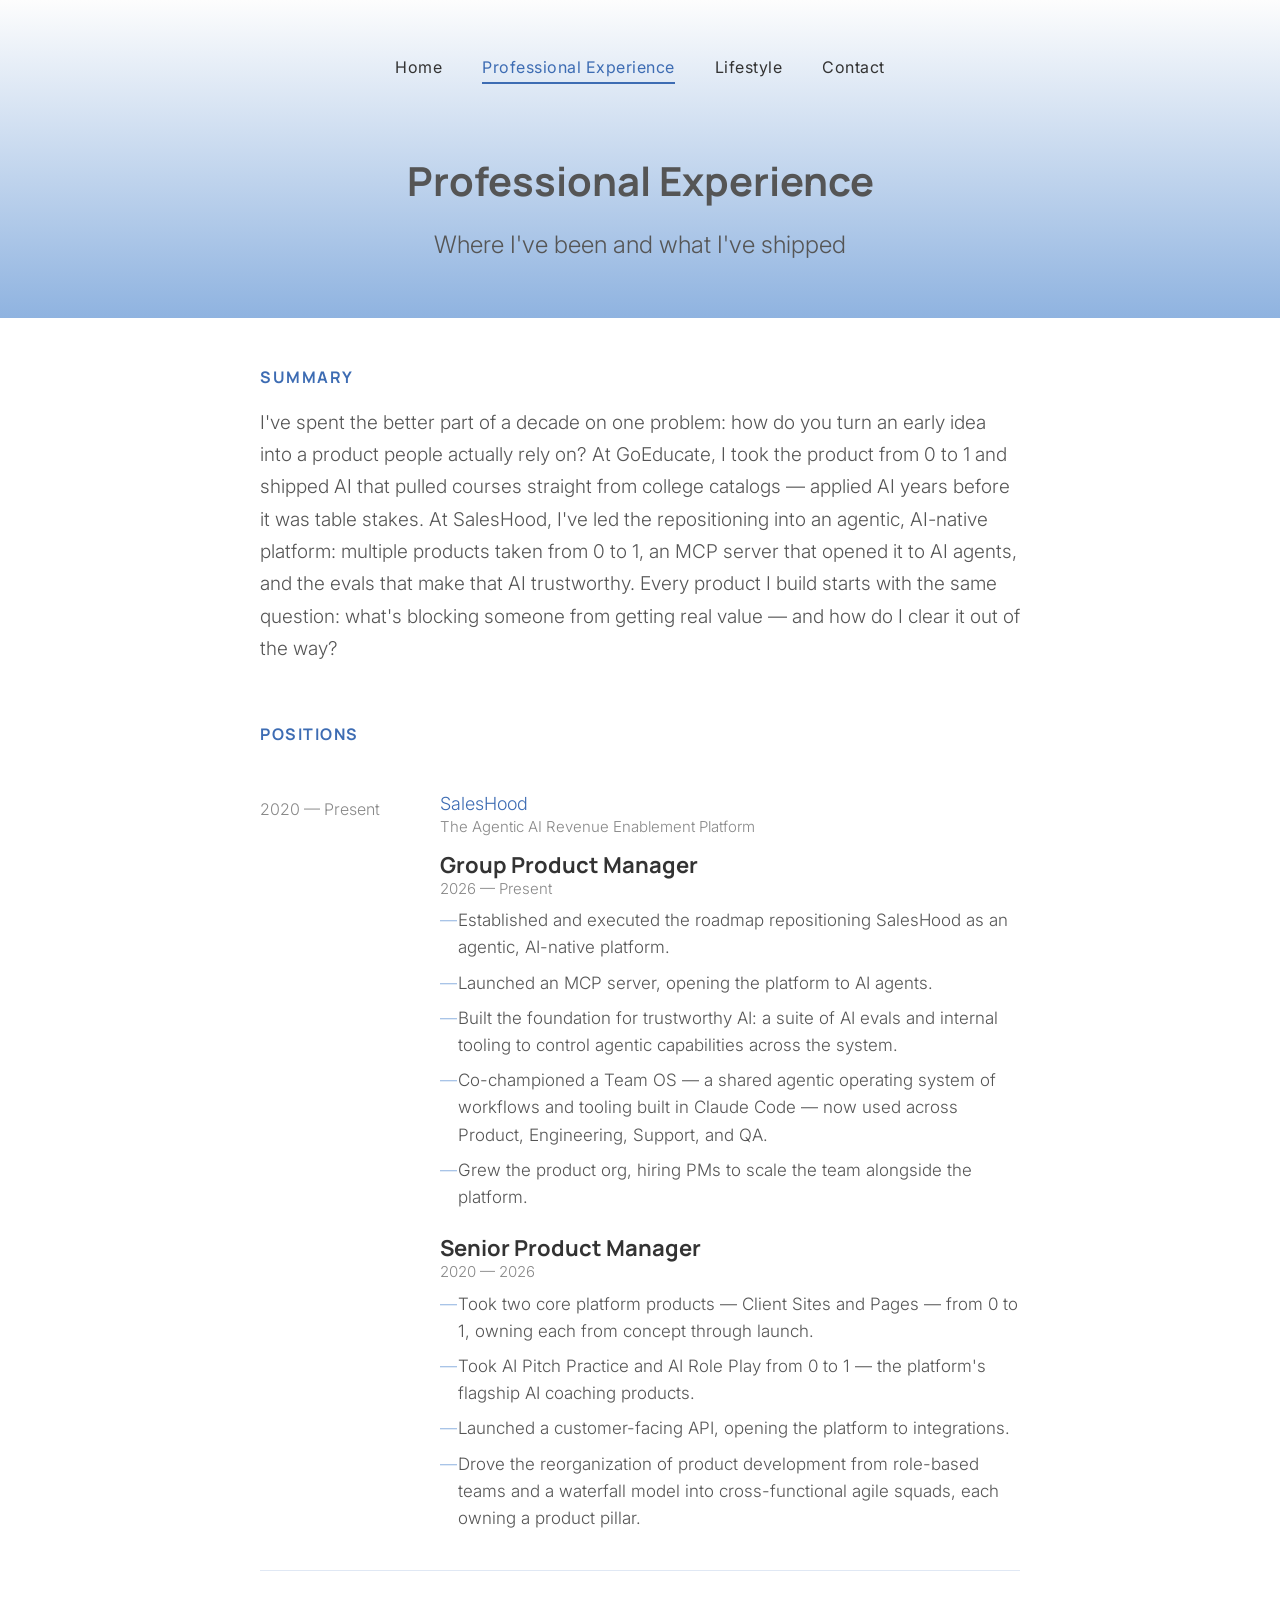
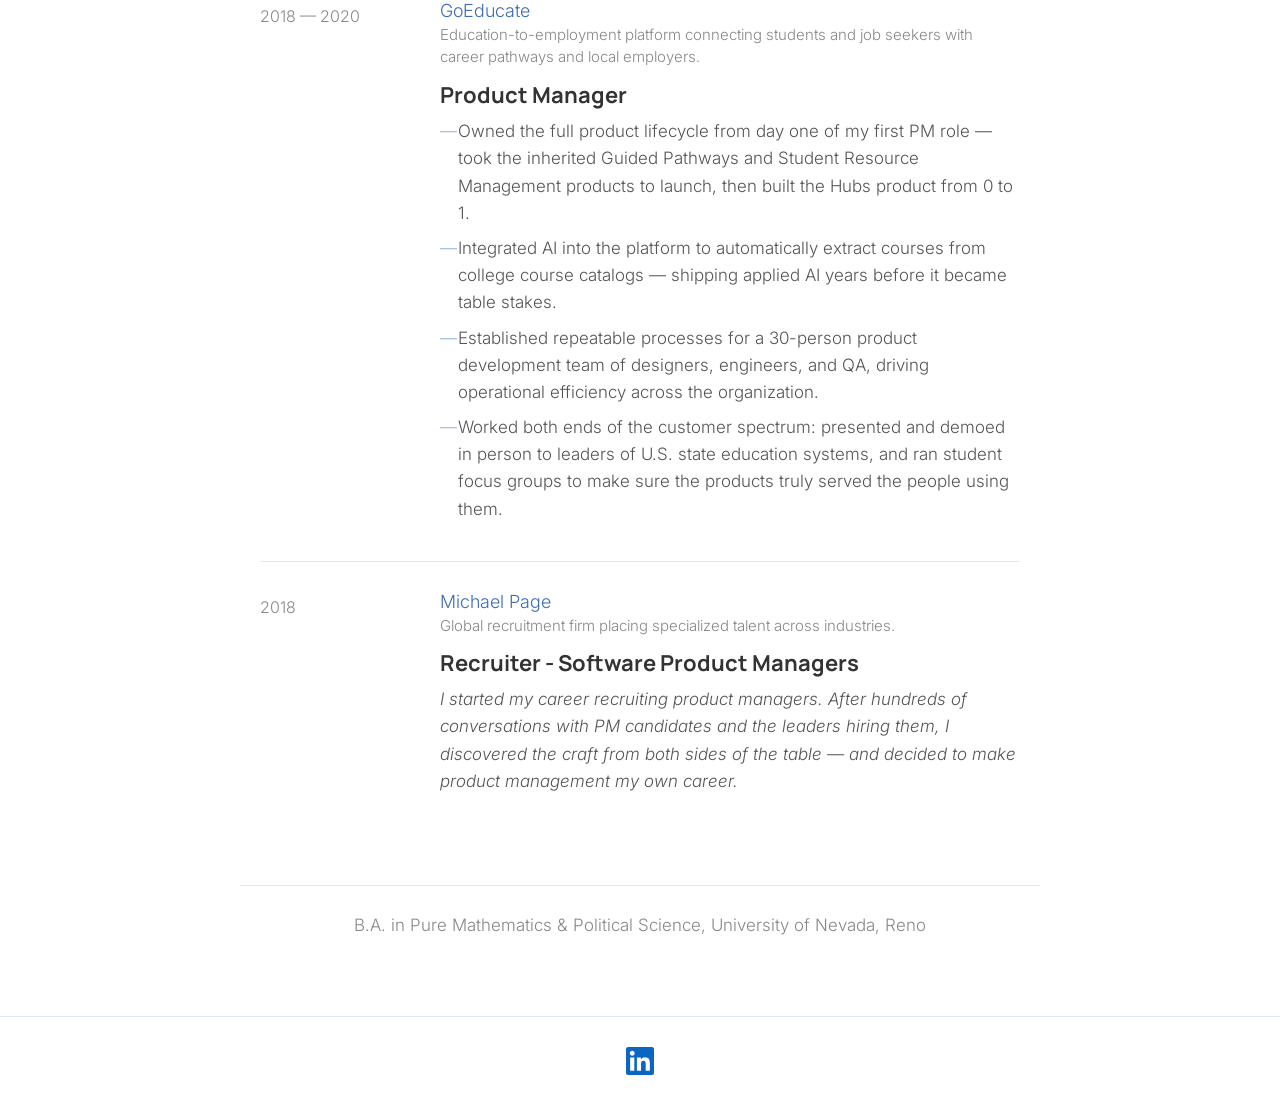
<file: professional-experience.html>
<!doctype html>
<html lang="en">
    <head>
        <meta charset="utf-8" />
        <meta name="viewport" content="width=device-width, initial-scale=1.0" />
        <meta
            name="description"
            content="Nick Menendez's professional experience."
        />

        <meta property="og:type" content="profile" />
        <meta
            property="og:title"
            content="Professional Experience — Nick Menendez"
        />
        <meta
            property="og:description"
            content="Product leadership at SalesHood and GoEducate — agentic AI, 0-to-1 launches, and building product teams."
        />
        <meta
            property="og:url"
            content="https://nickmenendez.com/professional-experience.html"
        />
        <meta
            property="og:image"
            content="https://nickmenendez.com/resources/img/headshot.jpg"
        />
        <meta name="twitter:card" content="summary" />

        <link
            rel="icon"
            type="image/png"
            sizes="32x32"
            href="resources/img/favicon-32.png"
        />
        <link
            rel="apple-touch-icon"
            href="resources/img/apple-touch-icon.png"
        />

        <link
            rel="stylesheet"
            type="text/css"
            href="vendors/css/normalize.css"
        />
        <link rel="stylesheet" type="text/css" href="vendors/css/grid.css" />
        <link rel="stylesheet" type="text/css" href="resources/css/style.css" />
        <link rel="preconnect" href="https://fonts.gstatic.com" />
        <link
            href="https://fonts.googleapis.com/css2?family=Manrope:wght@500;700&family=Inter:wght@300;400&display=swap"
            rel="stylesheet"
        />

        <script src="resources/js/nav.js" defer></script>

        <title>Professional Experience — Nick Menendez</title>
    </head>

    <body>
        <header class="page-header">
            <nav>
                <div class="row">
                    <button
                        class="nav-toggle"
                        type="button"
                        aria-label="Menu"
                        aria-expanded="false"
                        aria-controls="main-nav"
                    >
                        <svg
                            class="icon-menu"
                            viewBox="0 0 24 24"
                            width="22"
                            height="22"
                            fill="none"
                            stroke="currentColor"
                            stroke-width="2"
                            stroke-linecap="round"
                            aria-hidden="true"
                        >
                            <line x1="4" y1="7" x2="20" y2="7" />
                            <line x1="4" y1="12" x2="20" y2="12" />
                            <line x1="4" y1="17" x2="20" y2="17" />
                        </svg>
                        <svg
                            class="icon-close"
                            viewBox="0 0 24 24"
                            width="22"
                            height="22"
                            fill="none"
                            stroke="currentColor"
                            stroke-width="2"
                            stroke-linecap="round"
                            aria-hidden="true"
                        >
                            <line x1="6" y1="6" x2="18" y2="18" />
                            <line x1="6" y1="18" x2="18" y2="6" />
                        </svg>
                    </button>
                    <ul class="main-nav" id="main-nav">
                        <li><a href="index.html">Home</a></li>
                        <li>
                            <a
                                class="active"
                                href="professional-experience.html"
                                >Professional Experience</a
                            >
                        </li>
                        <li><a href="lifestyle.html">Lifestyle</a></li>
                        <li><a href="contact.html">Contact</a></li>
                    </ul>
                </div>
            </nav>

            <div class="page-title">
                <h1>Professional Experience</h1>
                <p class="subtitle">Where I've been and what I've shipped</p>
            </div>
        </header>

        <main>
            <section class="intro row">
                <h2 class="section-heading">Summary</h2>
                <p>
                    I've spent the better part of a decade on one problem: how
                    do you turn an early idea into a product people actually
                    rely on? At GoEducate, I took the product from 0 to 1 and
                    shipped AI that pulled courses straight from college
                    catalogs — applied AI years before it was table stakes. At
                    SalesHood, I've led the repositioning into an agentic,
                    AI-native platform: multiple products taken from 0 to 1, an
                    MCP server that opened it to AI agents, and the evals that
                    make that AI trustworthy. Every product I build starts with
                    the same question: what's blocking someone from getting real
                    value — and how do I clear it out of the way?
                </p>
            </section>

            <section class="timeline row">
                <h2 class="section-heading">Positions</h2>
                <article class="job">
                    <p class="job-dates">2020 — Present</p>
                    <div class="job-body">
                        <p class="job-company">
                            <a
                                href="https://saleshood.com"
                                target="_blank"
                                rel="noopener"
                                >SalesHood</a
                            >
                        </p>
                        <p class="company-desc">
                            The Agentic AI Revenue Enablement Platform
                        </p>

                        <div class="job-role">
                            <h2>Group Product Manager</h2>
                            <p class="role-dates">2026 — Present</p>
                            <ul class="job-highlights">
                                <li>
                                    Established and executed the roadmap
                                    repositioning SalesHood as an agentic,
                                    AI-native platform.
                                </li>
                                <li>
                                    Launched an MCP server, opening the platform
                                    to AI agents.
                                </li>
                                <li>
                                    Built the foundation for trustworthy AI: a
                                    suite of AI evals and internal tooling to
                                    control agentic capabilities across the
                                    system.
                                </li>
                                <li>
                                    Co-championed a Team OS — a shared agentic
                                    operating system of workflows and tooling
                                    built in Claude Code — now used across
                                    Product, Engineering, Support, and QA.
                                </li>
                                <li>
                                    Grew the product org, hiring PMs to scale
                                    the team alongside the platform.
                                </li>
                            </ul>
                        </div>

                        <div class="job-role">
                            <h2>Senior Product Manager</h2>
                            <p class="role-dates">2020 — 2026</p>
                            <ul class="job-highlights">
                                <li>
                                    Took two core platform products — Client
                                    Sites and Pages — from 0 to 1, owning each
                                    from concept through launch.
                                </li>
                                <li>
                                    Took AI Pitch Practice and AI Role Play from
                                    0 to 1 — the platform's flagship AI coaching
                                    products.
                                </li>
                                <li>
                                    Launched a customer-facing API, opening the
                                    platform to integrations.
                                </li>
                                <li>
                                    Drove the reorganization of product
                                    development from role-based teams and a
                                    waterfall model into cross-functional agile
                                    squads, each owning a product pillar.
                                </li>
                            </ul>
                        </div>
                    </div>
                </article>

                <article class="job">
                    <p class="job-dates">2018 — 2020</p>
                    <div class="job-body">
                        <p class="job-company">
                            <a
                                href="https://goeducate.com"
                                target="_blank"
                                rel="noopener"
                                >GoEducate</a
                            >
                        </p>
                        <p class="company-desc">
                            Education-to-employment platform connecting students
                            and job seekers with career pathways and local
                            employers.
                        </p>
                        <h2>Product Manager</h2>
                        <ul class="job-highlights">
                            <li>
                                Owned the full product lifecycle from day one of
                                my first PM role — took the inherited Guided
                                Pathways and Student Resource Management
                                products to launch, then built the Hubs product
                                from 0 to 1.
                            </li>
                            <li>
                                Integrated AI into the platform to automatically
                                extract courses from college course catalogs —
                                shipping applied AI years before it became table
                                stakes.
                            </li>
                            <li>
                                Established repeatable processes for a 30-person
                                product development team of designers,
                                engineers, and QA, driving operational
                                efficiency across the organization.
                            </li>
                            <li>
                                Worked both ends of the customer spectrum:
                                presented and demoed in person to leaders of
                                U.S. state education systems, and ran student
                                focus groups to make sure the products truly
                                served the people using them.
                            </li>
                        </ul>
                    </div>
                </article>

                <article class="job">
                    <p class="job-dates">2018</p>
                    <div class="job-body">
                        <p class="job-company">
                            <a
                                href="https://www.michaelpage.com"
                                target="_blank"
                                rel="noopener"
                                >Michael Page</a
                            >
                        </p>
                        <p class="company-desc">
                            Global recruitment firm placing specialized talent
                            across industries.
                        </p>
                        <h2>Recruiter - Software Product Managers</h2>
                        <p class="job-note">
                            I started my career recruiting product managers.
                            After hundreds of conversations with PM candidates
                            and the leaders hiring them, I discovered the craft
                            from both sides of the table — and decided to make
                            product management my own career.
                        </p>
                    </div>
                </article>
            </section>

            <section class="education row">
                <p>
                    B.A. in Pure Mathematics &amp; Political Science, University
                    of Nevada, Reno
                </p>
            </section>
        </main>

        <footer class="site-footer">
            <ul class="footer-nav">
                <li>
                    <a
                        class="footer-linkedin"
                        href="https://www.linkedin.com/in/n-menendez/"
                        target="_blank"
                        rel="noopener"
                        aria-label="LinkedIn"
                    >
                        <svg
                            viewBox="0 0 24 24"
                            width="28"
                            height="28"
                            fill="currentColor"
                            aria-hidden="true"
                            focusable="false"
                        >
                            <path
                                d="M20.447 20.452h-3.554v-5.569c0-1.328-.027-3.037-1.852-3.037-1.853 0-2.136 1.445-2.136 2.939v5.667H9.351V9h3.414v1.561h.046c.477-.9 1.637-1.85 3.37-1.85 3.601 0 4.267 2.37 4.267 5.455v6.286zM5.337 7.433c-1.144 0-2.063-.926-2.063-2.065 0-1.138.92-2.063 2.063-2.063 1.14 0 2.064.925 2.064 2.063 0 1.139-.925 2.065-2.064 2.065zm1.782 13.019H3.555V9h3.564v11.452zM22.225 0H1.771C.792 0 0 .774 0 1.729v20.542C0 23.227.792 24 1.771 24h20.451C23.2 24 24 23.227 24 22.271V1.729C24 .774 23.2 0 22.222 0h.003z"
                            />
                        </svg>
                    </a>
                </li>
            </ul>
        </footer>
    </body>
</html>
</file>
<file: vendors/css/grid.css>
/*  SECTIONS  ============================================================================= */

.section {
	clear: both;
	padding: 0px;
	margin: 0px;
}

/*  GROUPING  ============================================================================= */

.row {
    zoom: 1; /* For IE 6/7 (trigger hasLayout) */
}

.row:before,
.row:after {
    content:"";
    display:table;
}
.row:after {
    clear:both;
}

/*  GRID COLUMN SETUP   ==================================================================== */

.col {
	display: block;
	float:left;
	margin: 1% 0 1% 1.6%;
}

.col:first-child { margin-left: 0; } /* all browsers except IE6 and lower */


/*  REMOVE MARGINS AS ALL GO FULL WIDTH AT 480 PIXELS */

@media only screen and (max-width: 480px) {
	.col { 
		/*margin: 1% 0 1% 0%;*/
        margin: 0;
	}
}


/*  GRID OF TWO   ============================================================================= */


.span-2-of-2 {
	width: 100%;
}

.span-1-of-2 {
	width: 49.2%;
}

/*  GO FULL WIDTH AT LESS THAN 480 PIXELS */

@media only screen and (max-width: 480px) {
	.span-2-of-2 {
		width: 100%; 
	}
	.span-1-of-2 {
		width: 100%; 
	}
}


/*  GRID OF THREE   ============================================================================= */

	
.span-3-of-3 {
	width: 100%; 
}

.span-2-of-3 {
	width: 66.13%; 
}

.span-1-of-3 {
	width: 32.26%; 
}


/*  GO FULL WIDTH AT LESS THAN 480 PIXELS */

@media only screen and (max-width: 480px) {
	.span-3-of-3 {
		width: 100%; 
	}
	.span-2-of-3 {
		width: 100%; 
	}
	.span-1-of-3 {
		width: 100%;
	}
}

/*  GRID OF FOUR   ============================================================================= */

	
.span-4-of-4 {
	width: 100%; 
}

.span-3-of-4 {
	width: 74.6%; 
}

.span-2-of-4 {
	width: 49.2%; 
}

.span-1-of-4 {
	width: 23.8%; 
}


/*  GO FULL WIDTH AT LESS THAN 480 PIXELS */

@media only screen and (max-width: 480px) {
	.span-4-of-4 {
		width: 100%; 
	}
	.span-3-of-4 {
		width: 100%; 
	}
	.span-2-of-4 {
		width: 100%; 
	}
	.span-1-of-4 {
		width: 100%; 
	}
}


/*  GRID OF FIVE   ============================================================================= */

	
.span-5-of-5 {
	width: 100%;
}

.span-4-of-5 {
  	width: 79.68%; 
}

.span-3-of-5 {
  	width: 59.36%; 
}

.span-2-of-5 {
  	width: 39.04%;
}

.span-1-of-5 {
  	width: 18.72%;
}


/*  GO FULL WIDTH AT LESS THAN 480 PIXELS */

@media only screen and (max-width: 480px) {
	.span-5-of-5 {
		width: 100%; 
	}
	.span-4-of-5 {
		width: 100%; 
	}
	.span-3-of-5 {
		width: 100%; 
	}
	.span-2-of-5 {
		width: 100%; 
	}
	.span-1-of-5 {
		width: 100%; 
	}
}


/*  GRID OF SIX   ============================================================================= */


.span-6-of-6 {
	width: 100%;
}

.span-5-of-6 {
  	width: 83.06%;
}

.span-4-of-6 {
  	width: 66.13%;
}

.span-3-of-6 {
  	width: 49.2%;
}

.span-2-of-6 {
  	width: 32.26%;
}

.span-1-of-6 {
  	width: 15.33%;
}


/*  GO FULL WIDTH AT LESS THAN 480 PIXELS */

@media only screen and (max-width: 480px) {
	.span-6-of-6 {
		width: 100%; 
	}
	.span-5-of-6 {
		width: 100%; 
	}
	.span-4-of-6 {
		width: 100%; 
	}
	.span-3-of-6 {
		width: 100%; 
	}
	.span-2-of-6 {
		width: 100%; 
	}
	.span-1-of-6 {
		width: 100%; 
	}
}



/*  GRID OF SEVEN   ============================================================================= */


.span-7-of-7 {
	width: 100%;
}

.span-6-of-7 {
	width: 85.48%;
}

.span-5-of-7 {
  	width: 70.97%;
}

.span-4-of-7 {
  	width: 56.45%;
}

.span-3-of-7 {
  	width: 41.94%;
}

.span-2-of-7 {
  	width: 27.42%;
}

.span-1-of-7 {
  	width: 12.91%;
}


/*  GO FULL WIDTH AT LESS THAN 480 PIXELS */

@media only screen and (max-width: 480px) {
	.span-7-of-7 {
		width: 100%; 
	}
	.span-6-of-7 {
		width: 100%; 
	}
	.span-5-of-7 {
		width: 100%; 
	}
	.span-4-of-7 {
		width: 100%; 
	}
	.span-3-of-7 {
		width: 100%; 
	}
	.span-2-of-7 {
		width: 100%; 
	}
	.span-1-of-7 {
		width: 100%; 
	}
}


/*  GRID OF EIGHT   ============================================================================= */

	
.span-8-of-8 {
	width: 100%;
}

.span-7-of-8 {
	width: 87.3%; 
}

.span-6-of-8 {
	width: 74.6%; 
}

.span-5-of-8 {
	width: 61.9%; 
}

.span-4-of-8 {
	width: 49.2%; 
}

.span-3-of-8 {
	width: 36.5%;
}

.span-2-of-8 {
	width: 23.8%; 
}

.span-1-of-8 {
	width: 11.1%; 
}


/*  GO FULL WIDTH AT LESS THAN 480 PIXELS */

@media only screen and (max-width: 480px) {
	.span-8-of-8 {
		width: 100%; 
	}
	.span-7-of-8 {
		width: 100%; 
	}
	.span-6-of-8 {
		width: 100%; 
	}
	.span-5-of-8 {
		width: 100%; 
	}
	.span-4-of-8 {
		width: 100%; 
	}
	.span-3-of-8 {
		width: 100%; 
	}
	.span-2-of-8 {
		width: 100%; 
	}
	.span-1-of-8 {
		width: 100%; 
	}
}


/*  GRID OF NINE   ============================================================================= */


.span-9-of-9 {
	width: 100%;
}

.span-8-of-9 {
	width: 88.71%;
}

.span-7-of-9 {
	width: 77.42%; 
}

.span-6-of-9 {
	width: 66.13%; 
}

.span-5-of-9 {
	width: 54.84%; 
}

.span-4-of-9 {
	width: 43.55%; 
}

.span-3-of-9 {
	width: 32.26%;
}

.span-2-of-9 {
	width: 20.97%; 
}

.span-1-of-9 {
	width: 9.68%; 
}


/*  GO FULL WIDTH AT LESS THAN 480 PIXELS */

@media only screen and (max-width: 480px) {
	.span-9-of-9 {
		width: 100%; 
	}
	.span-8-of-9 {
		width: 100%; 
	}
	.span-7-of-9 {
		width: 100%; 
	}
	.span-6-of-9 {
		width: 100%; 
	}
	.span-5-of-9 {
		width: 100%; 
	}
	.span-4-of-9 {
		width: 100%; 
	}
	.span-3-of-9 {
		width: 100%; 
	}
	.span-2-of-9 {
		width: 100%; 
	}
	.span-1-of-9 {
		width: 100%; 
	}
}


/*  GRID OF TEN   ============================================================================= */


.span-10-of-10 {
	width: 100%;
}

.span-9-of-10 {
	width: 89.84%;
}

.span-8-of-10 {
	width: 79.68%;
}

.span-7-of-10 {
	width: 69.52%; 
}

.span-6-of-10 {
	width: 59.36%; 
}

.span-5-of-10 {
	width: 49.2%; 
}

.span-4-of-10 {
	width: 39.04%; 
}

.span-3-of-10 {
	width: 28.88%;
}

.span-2-of-10 {
	width: 18.72%; 
}

.span-1-of-10 {
	width: 8.56%; 
}


/*  GO FULL WIDTH AT LESS THAN 480 PIXELS */

@media only screen and (max-width: 480px) {
	.span-10-of-10 {
		width: 100%; 
	}
	.span-9-of-10 {
		width: 100%; 
	}
	.span-8-of-10 {
		width: 100%; 
	}
	.span-7-of-10 {
		width: 100%; 
	}
	.span-6-of-10 {
		width: 100%; 
	}
	.span-5-of-10 {
		width: 100%; 
	}
	.span-4-of-10 {
		width: 100%; 
	}
	.span-3-of-10 {
		width: 100%; 
	}
	.span-2-of-10 {
		width: 100%; 
	}
	.span-1-of-10 {
		width: 100%; 
	}
}


/*  GRID OF ELEVEN   ============================================================================= */

.span-11-of-11 {
	width: 100%;
}

.span-10-of-11 {
	width: 90.76%;
}

.span-9-of-11 {
	width: 81.52%;
}

.span-8-of-11 {
	width: 72.29%;
}

.span-7-of-11 {
	width: 63.05%; 
}

.span-6-of-11 {
	width: 53.81%; 
}

.span-5-of-11 {
	width: 44.58%; 
}

.span-4-of-11 {
	width: 35.34%; 
}

.span-3-of-11 {
	width: 26.1%;
}

.span-2-of-11 {
	width: 16.87%; 
}

.span-1-of-11 {
	width: 7.63%; 
}


/*  GO FULL WIDTH AT LESS THAN 480 PIXELS */

@media only screen and (max-width: 480px) {
	.span-11-of-11 {
		width: 100%; 
	}
	.span-10-of-11 {
		width: 100%; 
	}
	.span-9-of-11 {
		width: 100%; 
	}
	.span-8-of-11 {
		width: 100%; 
	}
	.span-7-of-11 {
		width: 100%; 
	}
	.span-6-of-11 {
		width: 100%; 
	}
	.span-5-of-11 {
		width: 100%; 
	}
	.span-4-of-11 {
		width: 100%; 
	}
	.span-3-of-11 {
		width: 100%; 
	}
	.span-2-of-11 {
		width: 100%; 
	}
	.span-1-of-11 {
		width: 100%; 
	}
}


/*  GRID OF TWELVE   ============================================================================= */

.span-12-of-12 {
	width: 100%;
}

.span-11-of-12 {
	width: 91.53%;
}

.span-10-of-12 {
	width: 83.06%;
}

.span-9-of-12 {
	width: 74.6%;
}

.span-8-of-12 {
	width: 66.13%;
}

.span-7-of-12 {
	width: 57.66%; 
}

.span-6-of-12 {
	width: 49.2%; 
}

.span-5-of-12 {
	width: 40.73%; 
}

.span-4-of-12 {
	width: 32.26%; 
}

.span-3-of-12 {
	width: 23.8%;
}

.span-2-of-12 {
	width: 15.33%; 
}

.span-1-of-12 {
	width: 6.86%; 
}


/*  GO FULL WIDTH AT LESS THAN 480 PIXELS */

@media only screen and (max-width: 480px) {
	.span-12-of-12 {
		width: 100%; 
	}
	.span-11-of-12 {
		width: 100%; 
	}
	.span-10-of-12 {
		width: 100%; 
	}
	.span-9-of-12 {
		width: 100%; 
	}
	.span-8-of-12 {
		width: 100%; 
	}
	.span-7-of-12 {
		width: 100%; 
	}
	.span-6-of-12 {
		width: 100%; 
	}
	.span-5-of-12 {
		width: 100%; 
	}
	.span-4-of-12 {
		width: 100%; 
	}
	.span-3-of-12 {
		width: 100%; 
	}
	.span-2-of-12 {
		width: 100%; 
	}
	.span-1-of-12 {
		width: 100%; 
	}
}
</file>
<file: resources/css/style.css>
/* Basic Setup*/
* {
    margin: 0;
    padding: 0;
    -webkit-box-sizing: border-box;
    box-sizing: border-box;
}

html,
body {
    background-color: #fff;
    color: #555;
    font-family: 'Inter', sans-serif;
    font-weight: 300;
    font-size: 20px;
    text-rendering: optimizeLegibility;
    overflow-x: hidden;
}

/* Keep the footer pinned to the bottom on short pages */
body {
    min-height: 100vh;
    display: flex;
    flex-direction: column;
}

main {
    flex: 1;
}

h1 {
    font-family: 'Manrope', sans-serif;
    font-weight: 700;
}

.clearfix {zoom:1}
.clearfix:after {
    content: '.';
    clear: both;
    display: block;
    height: 0;
    visibility: hidden;
}


/* Homepage Header */
header {
    position: relative;
    background-image: linear-gradient(to bottom, #fdfdfd, #8fb3e0);
    height: 100vh;
    /* Fit the visible viewport on phones with dynamic browser toolbars */
    height: 100svh;
}


/* Main navi */
.main-nav {
    list-style: none;
    margin-top: 55px;
    display: flex;
    justify-content: center;
    gap: 40px;
}

.main-nav li {
    display: inline-block;
}

.main-nav a {
    color: #333;
    text-decoration: none;
    font-size: 16px;
    font-weight: 400;
    letter-spacing: 0.5px;
    padding-bottom: 5px;
    border-bottom: 2px solid transparent;
    transition: color 0.2s, border-bottom-color 0.2s;
}

.main-nav a:hover,
.main-nav a:active,
.main-nav a.active {
    color: #3d6cb3;
    border-bottom-color: #3d6cb3;
}

.nav-toggle {
    display: none;
    align-items: center;
    justify-content: center;
    width: 44px;
    height: 44px;
    padding: 0;
    border: none;
    background: none;
    color: #333;
    cursor: pointer;
}

.nav-toggle .icon-close {
    display: none;
}

nav.nav-open .nav-toggle .icon-menu {
    display: none;
}

nav.nav-open .nav-toggle .icon-close {
    display: block;
}

@media only screen and (max-width: 600px) {
    /* Without JS (no `js` class on <html>) the nav stays a wrapped row */
    .main-nav {
        margin-top: 25px;
        flex-wrap: wrap;
        gap: 15px 25px;
        padding: 0 20px;
    }

    .js .nav-toggle {
        display: flex;
        margin: 8px 12px 0 auto;
    }

    .js .main-nav {
        display: none;
    }

    .js nav.nav-open .main-nav {
        display: flex;
        flex-direction: column;
        gap: 0;
        margin: 0;
        padding: 4px 0 12px;
        text-align: center;
    }

    .js nav.nav-open .main-nav a {
        display: block;
        padding: 12px 0;
        border-bottom: none;
        font-size: 17px;
    }
}

.main-content-home {
    position: absolute;
    top: 50%;
    left: 50%;
    transform: translate(-50%, -50%);
    text-align: left;
    display: flex;
    align-items: center;
    gap: 40px;
}

.hero-photo {
    width: 180px;
    height: 180px;
    object-fit: cover;
    border-radius: 50%;
}

@media only screen and (max-width: 600px) {
    .main-content-home {
        flex-direction: column;
        text-align: center;
        gap: 25px;
        width: 100%;
        padding: 0 25px;
    }

    .hero-photo {
        width: 140px;
        height: 140px;
    }
}

.subtitle {
    font-size: 120%;
    font-weight: 300;
    margin-top: 10px;
}


/* Interior pages */
.page-header {
    height: auto;
    padding-bottom: 60px;
}

.page-title {
    text-align: center;
    margin-top: 80px;
}

.page-title h1 {
    font-size: 200%;
}


/* Section headings */
.section-heading {
    font-family: 'Manrope', sans-serif;
    font-weight: 700;
    font-size: 80%;
    text-transform: uppercase;
    letter-spacing: 1.5px;
    color: #3d6cb3;
    margin-bottom: 20px;
}


/* Experience intro */
.intro {
    max-width: 800px;
    margin: 50px auto 0;
    padding: 0 20px;
}

.intro p {
    font-size: 95%;
    line-height: 1.7;
}


/* Experience timeline */
.timeline {
    max-width: 800px;
    margin: 60px auto;
    padding: 0 20px;
}

.job {
    display: flex;
    gap: 40px;
    padding: 30px 0;
    border-bottom: 1px solid #e0e8f4;
}

.job:last-child {
    border-bottom: none;
}

.job-dates {
    flex: 0 0 140px;
    color: #888;
    font-size: 80%;
    padding-top: 6px;
}

.job-body h2 {
    font-family: 'Manrope', sans-serif;
    font-weight: 700;
    font-size: 110%;
    color: #333;
}

.job-company {
    color: #3d6cb3;
    font-size: 90%;
    margin: 0 0 2px;
}

.company-desc {
    color: #888;
    font-size: 75%;
    line-height: 1.5;
    margin: 0 0 14px;
}

.job-company a {
    color: inherit;
    text-decoration: none;
    border-bottom: 1px solid transparent;
    transition: border-bottom-color 0.2s;
}

.job-company a:hover,
.job-company a:active {
    border-bottom-color: #3d6cb3;
}

.job-body h2 + .job-highlights,
.job-body h2 + .job-note {
    margin-top: 10px;
}

.job-highlights {
    list-style: none;
}

.job-highlights li {
    font-size: 85%;
    line-height: 1.6;
    margin-bottom: 8px;
    padding-left: 18px;
    position: relative;
}

.job-highlights li::before {
    content: '—';
    position: absolute;
    left: 0;
    color: #8fb3e0;
}

.job-note {
    font-size: 85%;
    line-height: 1.6;
    font-style: italic;
}

.job-role + .job-role {
    margin-top: 25px;
}

.role-dates {
    color: #888;
    font-size: 75%;
    margin: 2px 0 10px;
}

@media only screen and (max-width: 600px) {
    .job {
        flex-direction: column;
        gap: 8px;
    }

    .job-dates {
        flex: 0 0 auto;
        padding-top: 0;
    }
}


/* Lifestyle interests */
.interests {
    max-width: 800px;
    margin: 60px auto 80px;
    padding: 0 20px;
}

.interest + .interest {
    margin-top: 40px;
}

.interest p {
    font-size: 90%;
    line-height: 1.7;
}

/* Lifestyle photo galleries */
.gallery {
    position: relative;
    margin-top: 20px;
}

.gallery-track {
    display: flex;
    gap: 12px;
    overflow-x: auto;
    scroll-snap-type: x mandatory;
    scrollbar-width: none;
    -webkit-mask-image: linear-gradient(
        to right,
        transparent,
        #000 140px,
        #000 calc(100% - 140px),
        transparent
    );
    mask-image: linear-gradient(
        to right,
        transparent,
        #000 140px,
        #000 calc(100% - 140px),
        transparent
    );
}

.gallery-track::-webkit-scrollbar {
    display: none;
}

.gallery-slide {
    flex: 0 0 calc((100% - 24px) / 3);
    overflow: hidden;
    border-radius: 8px;
    background-color: #e0e8f4;
    scroll-snap-align: start;
}

.gallery-slide img {
    display: block;
    width: 100%;
    aspect-ratio: 3 / 2;
    object-fit: cover;
    transition: transform 0.3s;
}

/* Portrait-oriented galleries (e.g. skiing) use a taller frame so vertical
   phone shots aren't cropped to a thin landscape band. */
.gallery-portrait .gallery-slide img {
    aspect-ratio: 3 / 4;
}

/* Keep the left edge in frame for wide group shots where the subject sits on
   the far left and would otherwise be cropped out of the portrait frame. */
.gallery-focus-left {
    object-position: left center;
}

.gallery-slide:hover img {
    transform: scale(1.04);
}

/* Captioned galleries: the image sits in its own rounded frame (which clips
   the hover zoom) and the location caption sits below it on the page. */
.gallery-captioned .gallery-slide {
    overflow: visible;
    border-radius: 0;
    background: none;
}

.gallery-frame {
    overflow: hidden;
    border-radius: 8px;
    background-color: #e0e8f4;
}

.gallery-caption {
    display: flex;
    align-items: center;
    gap: 5px;
    margin-top: 8px;
    font-size: 0.8rem;
    color: #5a6b82;
}

.gallery-pin {
    flex: 0 0 auto;
    color: #3d6cb3;
}

.gallery-nav {
    display: none;
    justify-content: center;
    gap: 12px;
    margin-top: 16px;
}

.gallery.is-ready .gallery-nav {
    display: flex;
}

.gallery-arrow {
    width: 36px;
    height: 36px;
    display: flex;
    align-items: center;
    justify-content: center;
    padding: 0;
    border: 1px solid #e0e8f4;
    border-radius: 50%;
    background-color: #fff;
    color: #3d6cb3;
    cursor: pointer;
    transition: background-color 0.2s, border-color 0.2s, color 0.2s;
}

.gallery-arrow:hover,
.gallery-arrow:active {
    background-color: #3d6cb3;
    border-color: #3d6cb3;
    color: #fff;
}

@media only screen and (max-width: 480px) {
    .gallery-slide {
        flex-basis: 100%;
    }

    .gallery-track {
        -webkit-mask-image: linear-gradient(
            to right,
            transparent,
            #000 56px,
            #000 calc(100% - 56px),
            transparent
        );
        mask-image: linear-gradient(
            to right,
            transparent,
            #000 56px,
            #000 calc(100% - 56px),
            transparent
        );
    }
}


/* Contact */
.contact {
    max-width: 600px;
    margin: 50px auto 80px;
    padding: 0 20px;
}

.contact-intro {
    font-size: 95%;
    line-height: 1.7;
    margin-bottom: 40px;
}

.contact-links {
    list-style: none;
}

.contact-links a {
    display: flex;
    align-items: baseline;
    gap: 20px;
    padding: 18px 0;
    border-bottom: 1px solid #e0e8f4;
    text-decoration: none;
    color: #555;
    transition: color 0.2s;
}

.contact-links li:last-child a {
    border-bottom: none;
}

.contact-links a:hover .contact-value,
.contact-links a:active .contact-value {
    color: #3d6cb3;
}

.contact-label {
    flex: 0 0 100px;
    font-family: 'Manrope', sans-serif;
    font-weight: 700;
    font-size: 80%;
    text-transform: uppercase;
    letter-spacing: 1.5px;
    color: #3d6cb3;
}

.contact-value {
    font-size: 90%;
    transition: color 0.2s;
}


/* Education */
.education {
    max-width: 800px;
    margin: 0 auto 80px;
    padding: 30px 20px 0;
    border-top: 1px solid #e0e8f4;
}

.education p {
    font-size: 85%;
    color: #888;
    text-align: center;
}


/* Footer */
.site-footer {
    border-top: 1px solid #e0e8f4;
    padding: 30px 20px 40px;
    text-align: center;
}

.footer-nav {
    list-style: none;
    display: flex;
    justify-content: center;
    flex-wrap: wrap;
    gap: 25px;
}

.footer-nav a {
    color: #555;
    text-decoration: none;
    font-size: 75%;
    letter-spacing: 0.5px;
    transition: color 0.2s;
}

.footer-nav a:hover,
.footer-nav a:active {
    color: #3d6cb3;
}

.footer-nav a.footer-linkedin {
    display: inline-flex;
    color: #0a66c2;
}

.footer-nav a.footer-linkedin:hover,
.footer-nav a.footer-linkedin:active {
    color: #004182;
}
</file>
